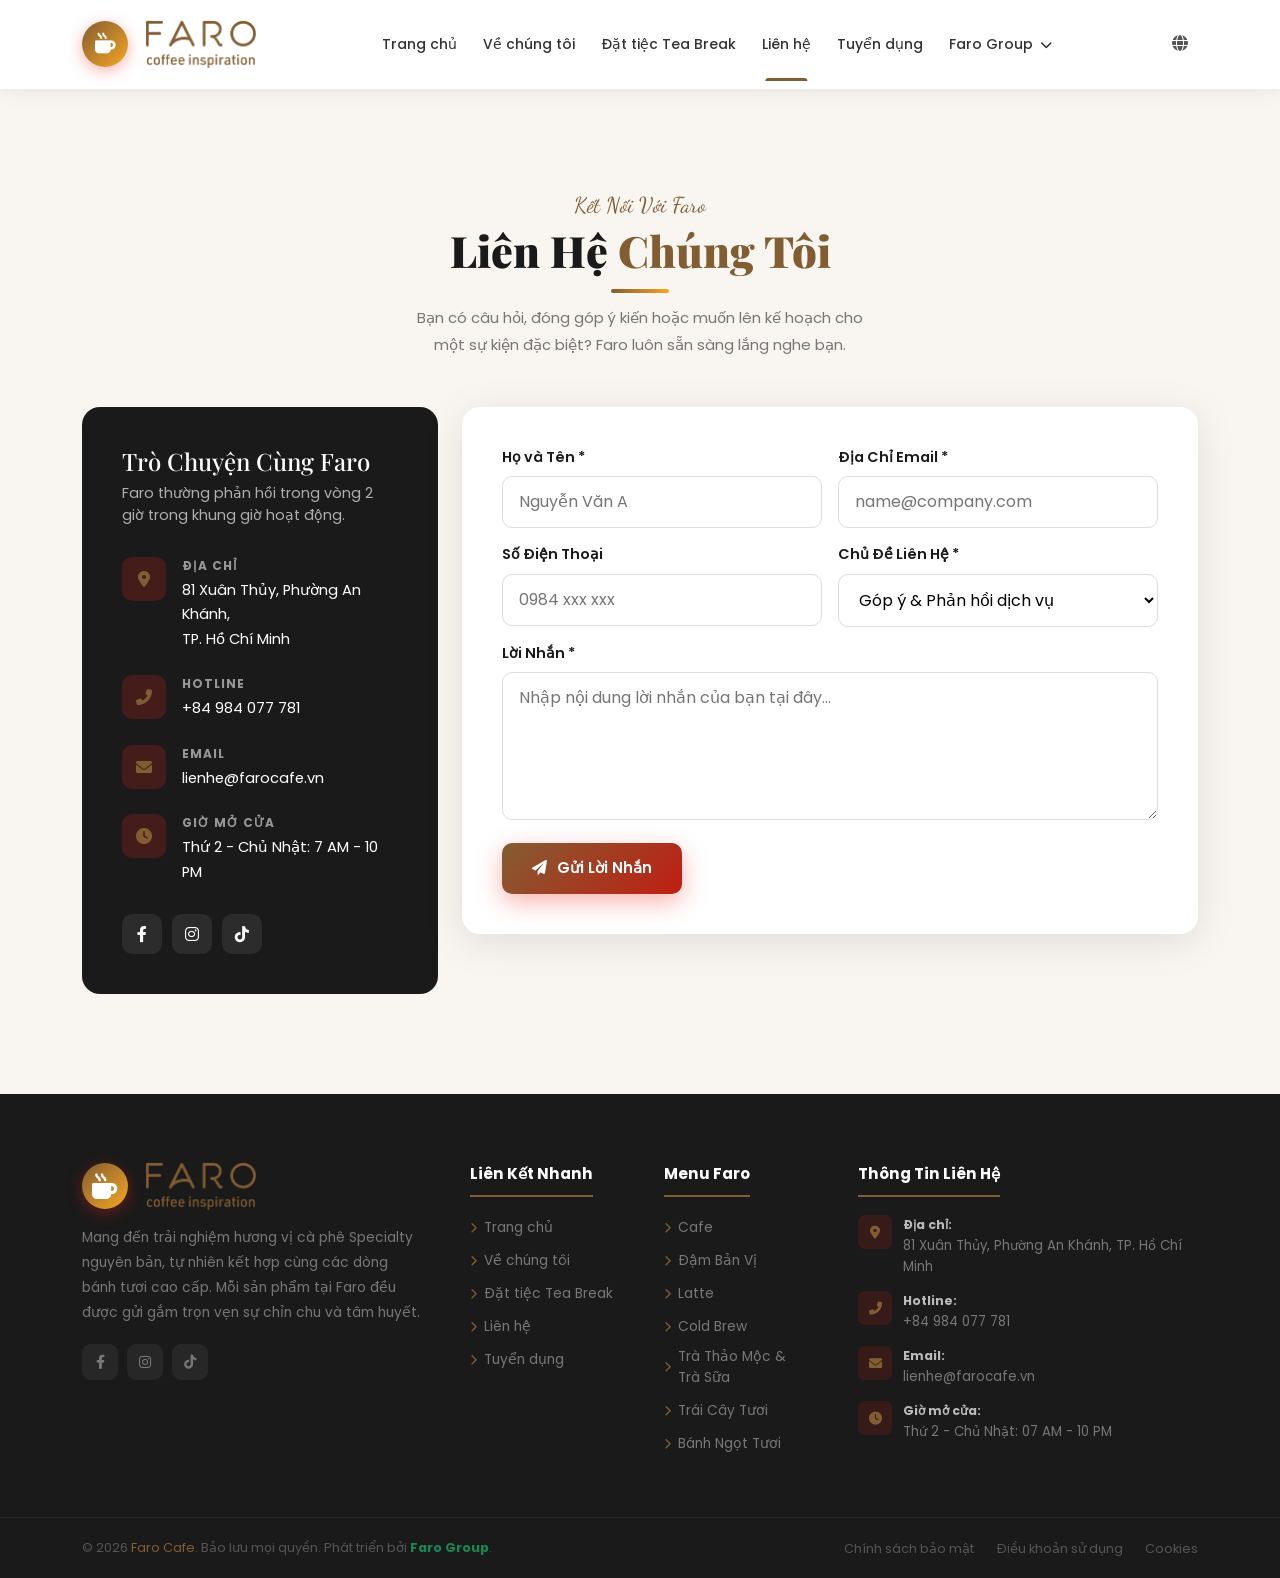
<file: contact.html>
<!DOCTYPE html>
<html lang="en">
   <head>
      <meta charset="UTF-8">
      <meta http-equiv="X-UA-Compatible" content="IE=edge">
      <meta name="viewport" content="width=device-width, initial-scale=1">
      <!-- Cập nhật thông tin tác giả và mô tả chuẩn Faro -->
      <meta name="author" content="Faro Team">
      <meta name="description" content="Faro Coffee Inspiration - Trải nghiệm hương vị cà phê Specialty nguyên bản và dịch vụ Tea Break chuyên nghiệp.">
      <title>Faro Coffee Inspiration</title>
      
      <!-- ================= FA&Iacute;CON (ICON TAB TR&Igrave;NH DUYỆT) ================= -->
      <!-- Icon tiêu chuẩn cho trình duyệt (Kích thước 32x32 hoặc 16x16) -->
      <link rel="icon" type="image/png" sizes="32x32" href="img/favicon/favicon-32x32.png">
      <link rel="icon" type="image/png" sizes="16x16" href="img/favicon/favicon-16x16.png">
      <!-- Icon hiển thị riêng khi khách hàng lưu bookmark trên màn hình iPhone/iPad (Apple Touch Icon) -->
      <link rel="apple-touch-icon" sizes="180x180" href="img/favicon/apple-touch-icon.png">
      <!-- Icon dự phòng định dạng .ico truyền thống -->
      <link rel="shortcut icon" href="img/favicon/favicon.ico" type="image/x-icon">
      <!-- ========================================================================= -->

      <link href="https://fonts.googleapis.com/css2?family=Playfair+Display:wght@400;700;900&family=Poppins:wght@300;400;500;600;700&family=Dancing+Script:wght@700&display=swap" rel="stylesheet"/>
      <!-- Bootstrap 5.3 -->
      <link href="css/bootstrap.min.css" rel="stylesheet"/>
      <!-- AOS Animate on Scroll -->
      <link href="css/aos.css" rel="stylesheet"/>
      <!-- Swiper -->
      <link href="css/swiper-bundle.min.css" rel="stylesheet"/>
      <!-- all min css -->
      <link rel="stylesheet" href="css/all.min.css"/>
      <!-- magnific CSS -->
      <link rel="stylesheet" href="css/magnific-popup.css"/>
      <!-- Style CSS -->
      <link rel="stylesheet" href="css/style.css" />

      <link rel="stylesheet" href="css/contact.css" />

   </head>
   <body>
      <!-- Link header-->
      <div id="header-placeholder"></div>


         <!-- ============================================================
         FIX 6 � CONTACT FORM
         ============================================================ -->
      <section id="contact-section">
         <div class="container">
            <!-- Đầu trang liên hệ -->
            <div class="text-center mb-5" data-aos="fade-up">
               <span class="slbl">Kết Nối Với Faro</span>
               <h2 class="stitle">Liên Hệ <span>Chúng Tôi</span></h2>
               <div class="sline"></div>
               <p class="sdesc mx-auto" style="max-width:480px;">Bạn có câu hỏi, đóng góp ý kiến hoặc muốn lên kế hoạch cho một sự kiện đặc biệt? Faro luôn sẵn sàng lắng nghe bạn.</p>
            </div>
            
            <div class="row g-4">
               <!-- Cột bên trái: Khối thông tin liên hệ trực tiếp -->
               <div class="col-lg-4" data-aos="fade-right">
                  <div class="ctdark">
                     <h4>Trò Chuyện Cùng Faro</h4>
                     <p class="ctsub">Faro thường phản hồi trong vòng 2 giờ trong khung giờ hoạt động.</p>
                     
                     <!-- 1. Địa chỉ -->
                     <div class="ctitem">
                        <div class="cticon"><i class="fas fa-map-marker-alt"></i></div>
                        <div class="ctinfo"><strong>Địa chỉ</strong><span>81 Xuân Thủy, Phường An Khánh,<br/>TP. Hồ Chí Minh</span></div>
                     </div>
                     
                     <!-- 2. Số điện thoại -->
                     <div class="ctitem">
                        <div class="cticon"><i class="fas fa-phone-alt"></i></div>
                        <div class="ctinfo"><strong>Hotline</strong><span>+84 984 077 781</span></div>
                     </div>
                     
                     <!-- 3. Email -->
                     <div class="ctitem">
                        <div class="cticon"><i class="fas fa-envelope"></i></div>
                        <div class="ctinfo"><strong>Email</strong><span>lienhe@farocafe.vn</span></div>
                     </div>
                     
                     <!-- 4. Giờ hoạt động -->
                     <div class="ctitem">
                        <div class="cticon"><i class="fas fa-clock"></i></div>
                        <div class="ctinfo"><strong>Giờ mở cửa</strong><span>Thứ 2 - Chủ Nhật: 7 AM - 10 PM</span></div>
                     </div>
                     
                     <!-- Mạng xã hội -->
                     <div class="ctsocrow">
                        <a href="#"><i class="fab fa-facebook-f"></i></a>
                        <a href="#"><i class="fab fa-instagram"></i></a>
                        <a href="#"><i class="fab fa-tiktok"></i></a> <!-- Thay đổi Twitter sang TikTok cho hợp xu hướng local -->
                     </div>
                  </div>
               </div>
               
               <!-- Cột bên phải: Form gửi lời nhắn -->
               <div class="col-lg-8" data-aos="fade-left">
                  <div class="fcard">
                     <div class="row g-3">
                        <div class="col-sm-6"><label class="flbl">Họ và Tên *</label><input type="text" class="fctrl" placeholder="Nguyễn Văn A"/></div>
                        <div class="col-sm-6"><label class="flbl">Địa Chỉ Email *</label><input type="email" class="fctrl" placeholder="name@company.com"/></div>
                        <div class="col-sm-6"><label class="flbl">Số Điện Thoại</label><input type="tel" class="fctrl" placeholder="0984 xxx xxx"/></div>
                        
                        <!-- Dropdown Chủ đề liên hệ được thiết kế lại cho Faro Cafe -->
                        <div class="col-sm-6">
                           <label class="flbl">Chủ Đề Liên Hệ *</label>
                           <select class="fctrl">
                              <option>Góp ý &amp; Phản hồi dịch vụ</option>
                              <option>Đặt tiệc Tea Break &amp; Sự kiện</option>
                              <option>Hợp tác kinh doanh (Partnership)</option>
                              <option>Liên hệ truyền thông (Media &amp; Press)</option>
                              <option>Câu hỏi khác</option>
                           </select>
                        </div>
                        
                        <div class="col-12"><label class="flbl">Lời Nhắn *</label><textarea class="fctrl" rows="5" placeholder="Nhập nội dung lời nhắn của bạn tại đây..."></textarea></div>
                        <div class="col-12"><button class="btn-red" id="ctcBtn"><i class="fas fa-paper-plane"></i>Gửi Lời Nhắn</button></div>
                     </div>
                     
                     <!-- Khối thông báo thành công dạng tiếng Việt -->
                     <div class="sucmsg" id="ctcOk">
                        <i class="fas fa-check-circle"></i>
                        <p>Lời nhắn đã được gửi đi thành công! Faro sẽ phản hồi lại bạn trong vòng 2 giờ.</p>
                     </div>
                  </div>
               </div>
               
            </div>
         </div>
      </section>


      <!-- Link footer -->
      <div id="footer-placeholder"></div>


      <!-- Floating cart -->
      <!-- <div class="cartfl"><i class="fas fa-shopping-cart"></i><span>My Cart</span><div class="ccount" id="cartCount">0</div></div> -->
      <!-- Back to top -->
      <button id="btt" onclick="window.scrollTo({top:0,behavior:'smooth'})"><i class="fas fa-chevron-up"></i></button>
    
	<!-- jQuery -->
      <script src="js/jquery-3.7.1.min.js"></script>
      <!-- Bootstrap 5 -->
      <script src="js/bootstrap.bundle.min.js"></script>
      <!-- AOS -->
      <script src="js/aos.js"></script>
      <!-- Swiper -->
      <script src="js/swiper-bundle.min.js"></script>
      <!-- CounterUp -->
      <script src="js/jquery.magnific-popup.min.js"></script>
      <!-- Nhúng file xử lý tự động load ở cuối trang -->
      <script src="js/layout-loader.js"></script>
      <!-- Main js -->
      <script src="js/main.js"></script>
   </body>
</html>
</file>
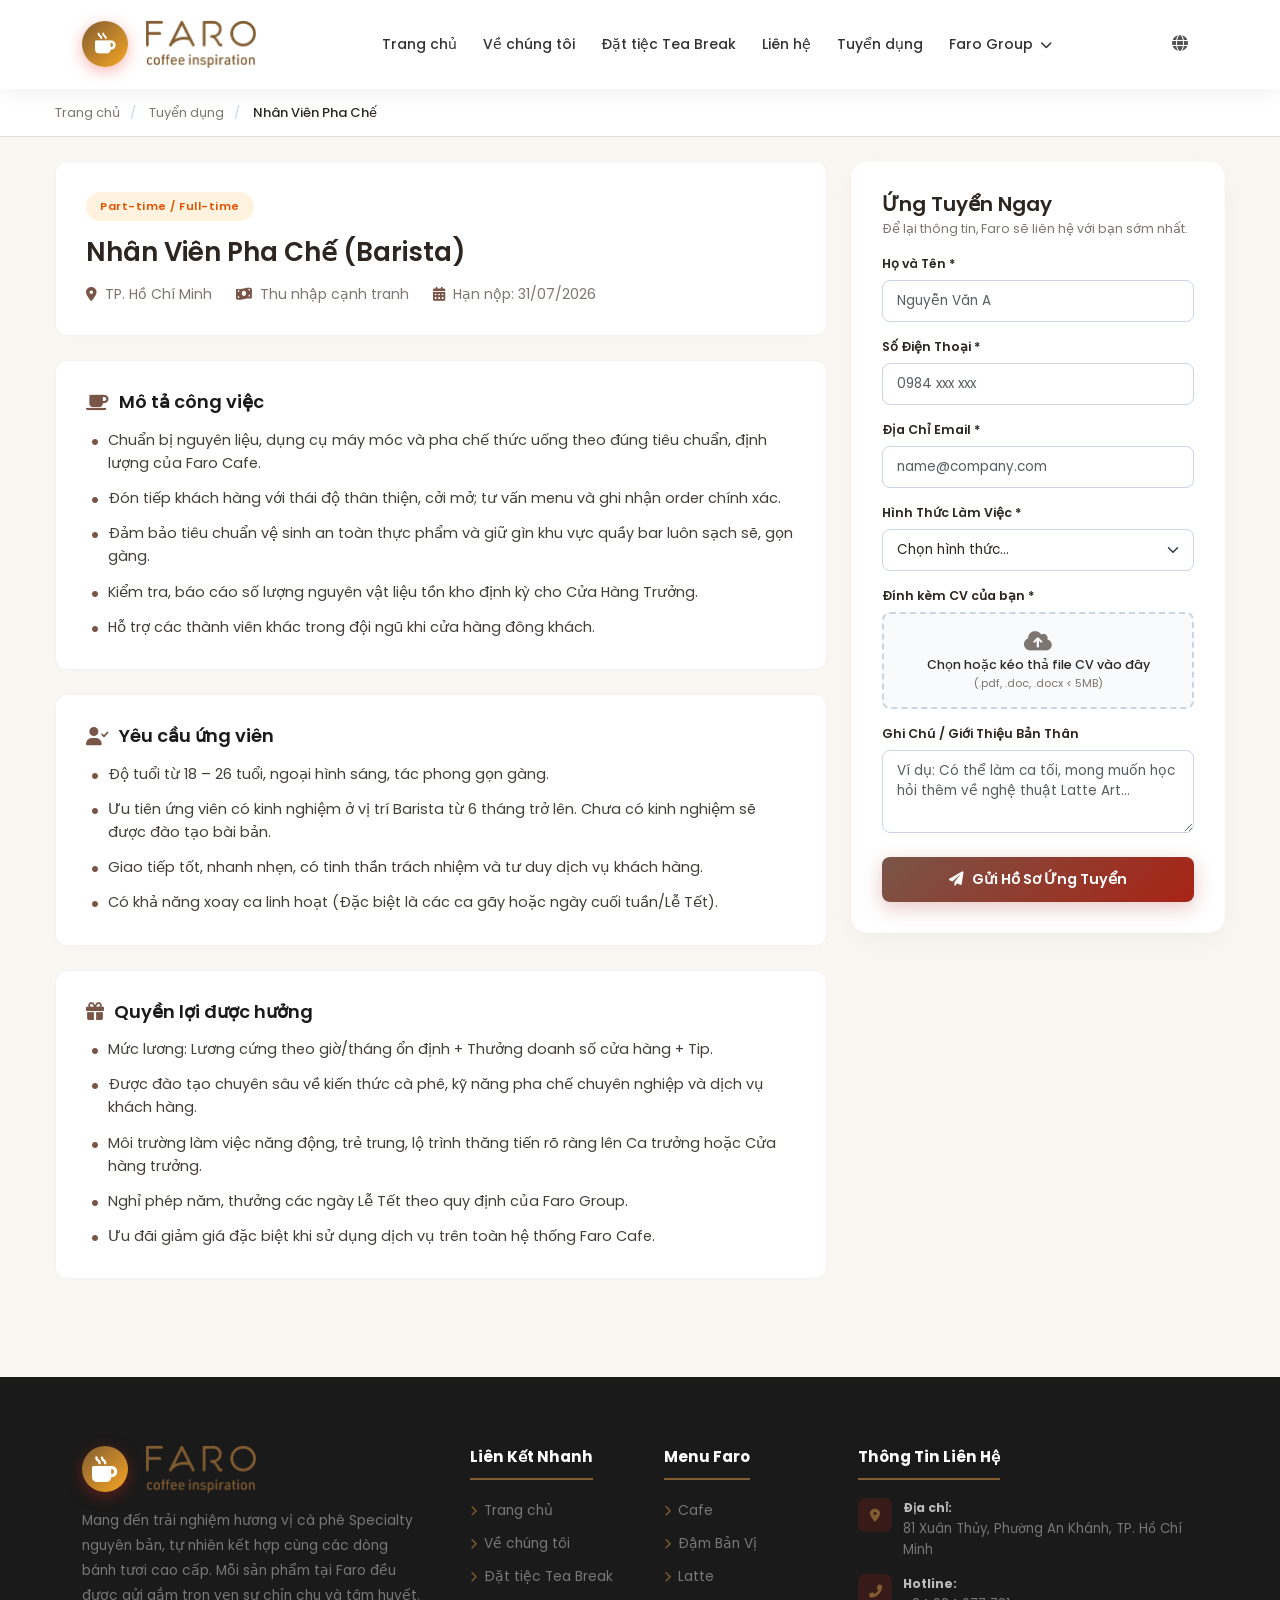
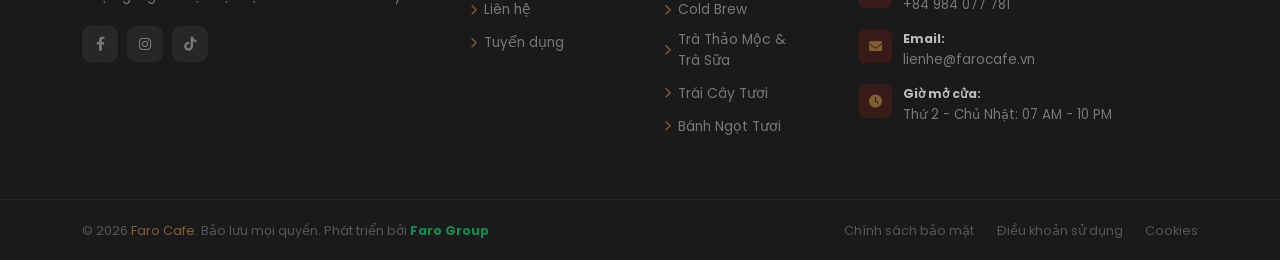
<file: job-detail.html>
<!DOCTYPE html>
<html lang="en">
   <head>
      <meta charset="UTF-8">
      <meta http-equiv="X-UA-Compatible" content="IE=edge">
      <meta name="viewport" content="width=device-width, initial-scale=1">
      <meta name="author" content="Faro Team">
      <meta name="description" content="Faro Coffee Inspiration - Trải nghiệm hương vị cà phê Specialty nguyên bản và dịch vụ Tea Break chuyên nghiệp.">
      <title>Nhân Viên Pha Chế (Barista) - Faro Coffee Inspiration</title>
      
      <link rel="icon" type="image/png" sizes="32x32" href="img/favicon/favicon-32x32.png">
      <link rel="icon" type="image/png" sizes="16x16" href="img/favicon/favicon-16x16.png">
      <link rel="apple-touch-icon" sizes="180x180" href="img/favicon/apple-touch-icon.png">
      <link rel="shortcut icon" href="img/favicon/favicon.ico" type="image/x-icon">
      <link href="https://fonts.googleapis.com/css2?family=Playfair+Display:wght@400;700;900&family=Poppins:wght@300;400;500;600;700&family=Dancing+Script:wght@700&display=swap" rel="stylesheet"/>
      <link href="css/bootstrap.min.css" rel="stylesheet"/>
      <link href="css/aos.css" rel="stylesheet"/>
      <link href="css/swiper-bundle.min.css" rel="stylesheet"/>
      <link rel="stylesheet" href="css/all.min.css"/>
      <link rel="stylesheet" href="css/magnific-popup.css"/>
      <link rel="stylesheet" href="css/style.css" />
      <link rel="stylesheet" href="css/job-detail.css" />
   </head>
   <body>
    <div id="header-placeholder"></div>

    <div class="job-detail-wrapper">
        <div class="breadcrumb-container">
            <div class="container-custom">
                <ul class="job-breadcrumb">
                    <li><a href="index.html">Trang chủ</a></li>
                    <li><a href="jobs.html">Tuyển dụng</a></li>
                    <li><span class="active">Nhân Viên Pha Chế</span></li>
                </ul>
            </div>
        </div>

        <div class="container-custom py-4">
            <div class="row g-4">
                
                <div class="col-lg-8 col-md-12">
                    
                    <div class="job-card-box mb-4">
                        <span class="job-badge-status mb-3 d-inline-block">Part-time / Full-time</span>
                        <h1 class="job-main-title mb-3">Nhân Viên Pha Chế (Barista)</h1>
                        <div class="job-meta-list d-flex flex-wrap gap-4">
                            <span class="meta-item"><i class="fas fa-map-marker-alt"></i> TP. Hồ Chí Minh</span>
                            <span class="meta-item"><i class="fas fa-money-bill-wave"></i> Thu nhập cạnh tranh</span>
                            <span class="meta-item"><i class="fas fa-calendar-alt"></i> Hạn nộp: 31/07/2026</span>
                        </div>
                    </div>

                    <div class="job-card-box mb-4">
                        <h3 class="section-block-title mb-3"><i class="fas fa-coffee"></i> Mô tả công việc</h3>
                        <ul class="job-content-list">
                            <li>Chuẩn bị nguyên liệu, dụng cụ máy móc và pha chế thức uống theo đúng tiêu chuẩn, định lượng của Faro Cafe.</li>
                            <li>Đón tiếp khách hàng với thái độ thân thiện, cởi mở; tư vấn menu và ghi nhận order chính xác.</li>
                            <li>Đảm bảo tiêu chuẩn vệ sinh an toàn thực phẩm và giữ gìn khu vực quầy bar luôn sạch sẽ, gọn gàng.</li>
                            <li>Kiểm tra, báo cáo số lượng nguyên vật liệu tồn kho định kỳ cho Cửa Hàng Trưởng.</li>
                            <li>Hỗ trợ các thành viên khác trong đội ngũ khi cửa hàng đông khách.</li>
                        </ul>
                    </div>

                    <div class="job-card-box mb-4">
                        <h3 class="section-block-title mb-3"><i class="fas fa-user-check"></i> Yêu cầu ứng viên</h3>
                        <ul class="job-content-list">
                            <li>Độ tuổi từ 18 – 26 tuổi, ngoại hình sáng, tác phong gọn gàng.</li>
                            <li>Ưu tiên ứng viên có kinh nghiệm ở vị trí Barista từ 6 tháng trở lên. Chưa có kinh nghiệm sẽ được đào tạo bài bản.</li>
                            <li>Giao tiếp tốt, nhanh nhẹn, có tinh thần trách nhiệm và tư duy dịch vụ khách hàng.</li>
                            <li>Có khả năng xoay ca linh hoạt (Đặc biệt là các ca gãy hoặc ngày cuối tuần/Lễ Tết).</li>
                        </ul>
                    </div>

                    <div class="job-card-box mb-4">
                        <h3 class="section-block-title mb-3"><i class="fas fa-gift"></i> Quyền lợi được hưởng</h3>
                        <ul class="job-content-list">
                            <li>Mức lương: Lương cứng theo giờ/tháng ổn định + Thưởng doanh số cửa hàng + Tip.</li>
                            <li>Được đào tạo chuyên sâu về kiến thức cà phê, kỹ năng pha chế chuyên nghiệp và dịch vụ khách hàng.</li>
                            <li>Môi trường làm việc năng động, trẻ trung, lộ trình thăng tiến rõ ràng lên Ca trưởng hoặc Cửa hàng trưởng.</li>
                            <li>Nghỉ phép năm, thưởng các ngày Lễ Tết theo quy định của Faro Group.</li>
                            <li>Ưu đãi giảm giá đặc biệt khi sử dụng dịch vụ trên toàn hệ thống Faro Cafe.</li>
                        </ul>
                    </div>

                </div>

                <div class="col-lg-4 col-md-12">
                    <div class="job-sticky-sidebar">
                        <div class="application-form-box">
                            <h3 class="form-box-title">Ứng Tuyển Ngay</h3>
                            <p class="form-box-subtitle">Để lại thông tin, Faro sẽ liên hệ với bạn sớm nhất.</p>
                            
                            <form action="#" method="POST" enctype="multipart/form-data">
                                <div class="mb-3">
                                    <label class="form-custom-label">Họ và Tên *</label>
                                    <input type="text" class="form-control custom-input" placeholder="Nguyễn Văn A" required>
                                </div>

                                <div class="mb-3">
                                    <label class="form-custom-label">Số Điện Thoại *</label>
                                    <input type="tel" class="form-control custom-input" placeholder="0984 xxx xxx" required>
                                </div>

                                <div class="mb-3">
                                    <label class="form-custom-label">Địa Chỉ Email *</label>
                                    <input type="email" class="form-control custom-input" placeholder="name@company.com" required>
                                </div>

                                <div class="mb-3">
                                    <label class="form-custom-label">Hình Thức Làm Việc *</label>
                                    <select class="form-select custom-input" required>
                                        <option value="" disabled selected>Chọn hình thức...</option>
                                        <option value="fulltime">Full-time (Toàn thời gian)</option>
                                        <option value="parttime">Part-time (Bán thời gian)</option>
                                    </select>
                                </div>

                                <div class="mb-3">
                                    <label class="form-custom-label">Đính kèm CV của bạn *</label>
                                    <div class="custom-file-upload">
                                        <i class="fas fa-cloud-upload-alt mb-1"></i>
                                        <span class="upload-text">Chọn hoặc kéo thả file CV vào đây</span>
                                        <span class="upload-hint">(.pdf, .doc, .docx < 5MB)</span>
                                        <input type="file" class="hidden-file-input" accept=".pdf,.doc,.docx" required>
                                    </div>
                                </div>

                                <div class="mb-4">
                                    <label class="form-custom-label">Ghi Chú / Giới Thiệu Bản Thân</label>
                                    <textarea class="form-control custom-input" rows="3" placeholder="Ví dụ: Có thể làm ca tối, mong muốn học hỏi thêm về nghệ thuật Latte Art..."></textarea>
                                </div>

                                <button type="submit" class="btn-submit-faro w-100">
                                    <i class="fas fa-paper-plane me-2"></i> Gửi Hồ Sơ Ứng Tuyển
                                </button>
                            </form>
                        </div>
                    </div>
                </div>

            </div>
        </div>
    </div>
    <div id="footer-placeholder"></div>

    <button id="btt" onclick="window.scrollTo({top:0,behavior:'smooth'})"><i class="fas fa-chevron-up"></i></button>
    
    <script src="js/jquery-3.7.1.min.js"></script>
    <script src="js/bootstrap.bundle.min.js"></script>
    <script src="js/aos.js"></script>
    <script src="js/swiper-bundle.min.js"></script>
    <script src="js/jquery.magnific-popup.min.js"></script>
    <script src="js/layout-loader.js"></script>
    <script src="js/main.js"></script>
   </body>
</html>
</file>
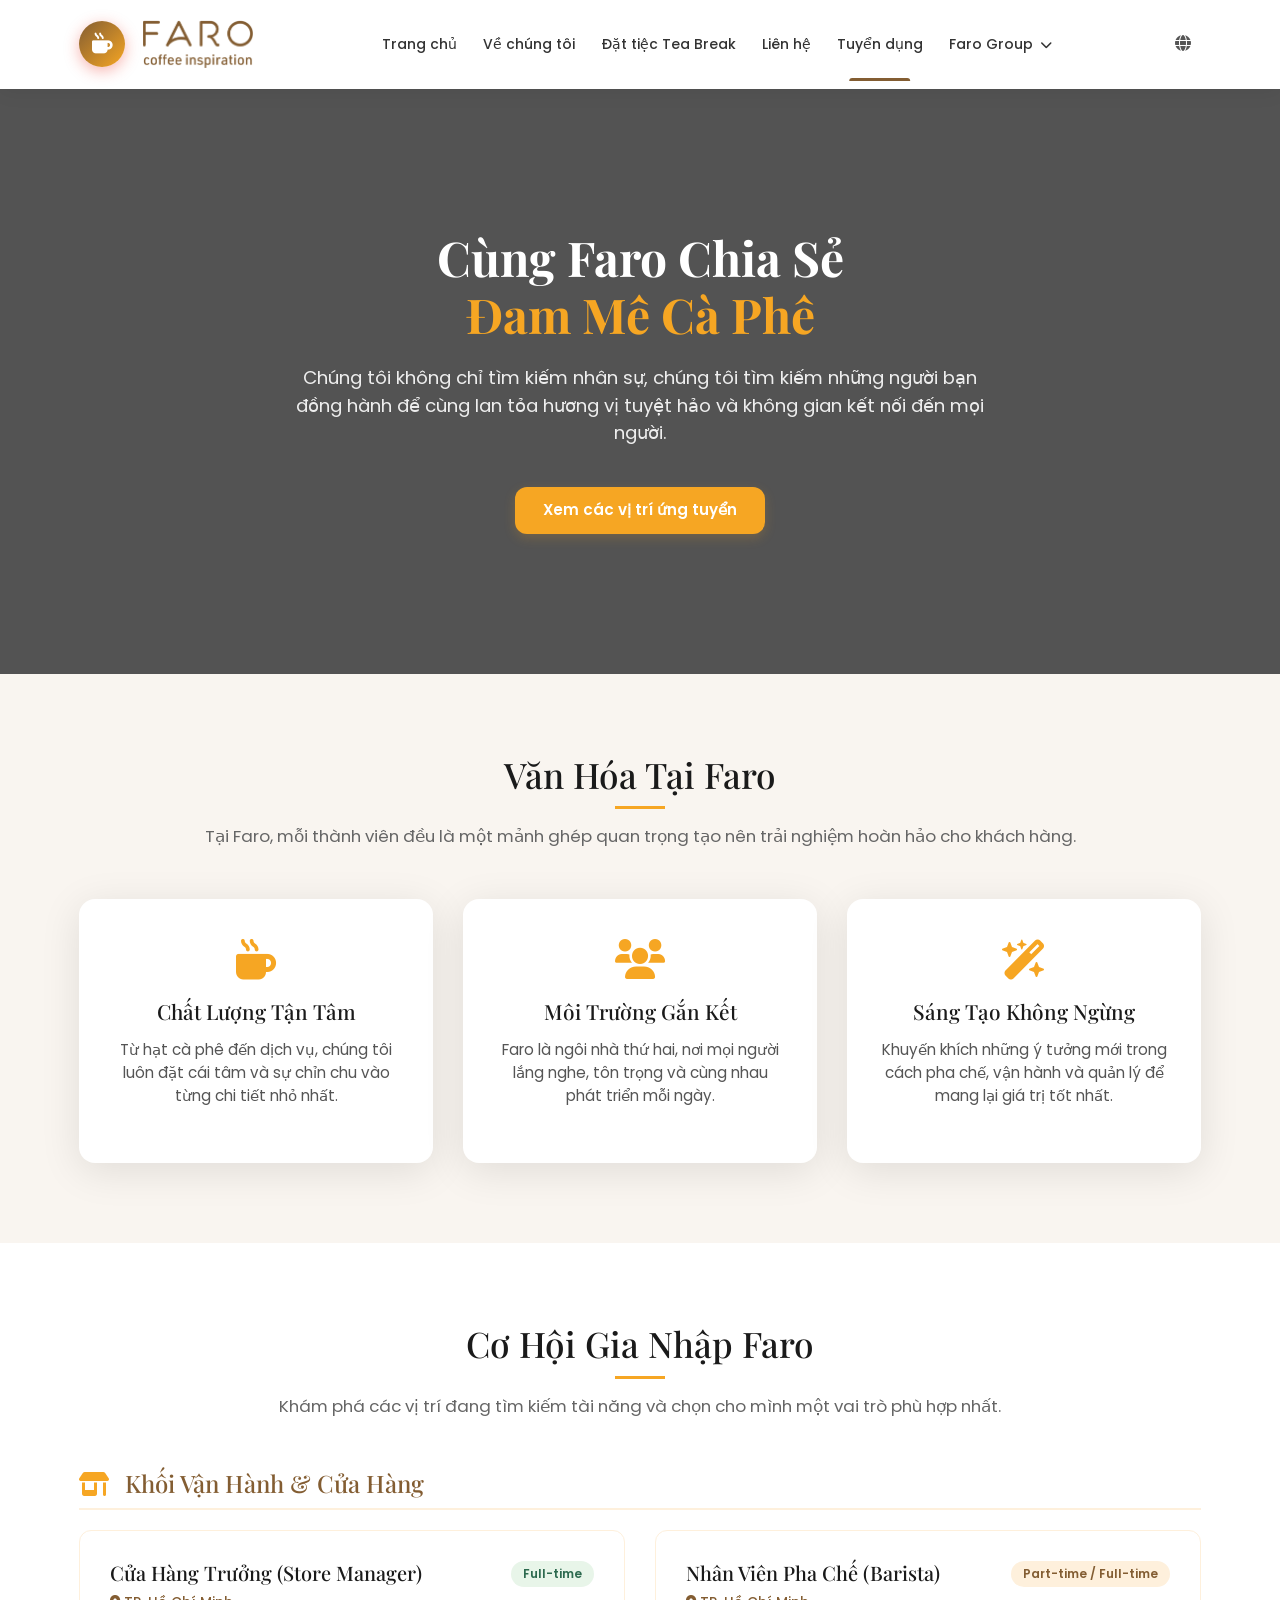
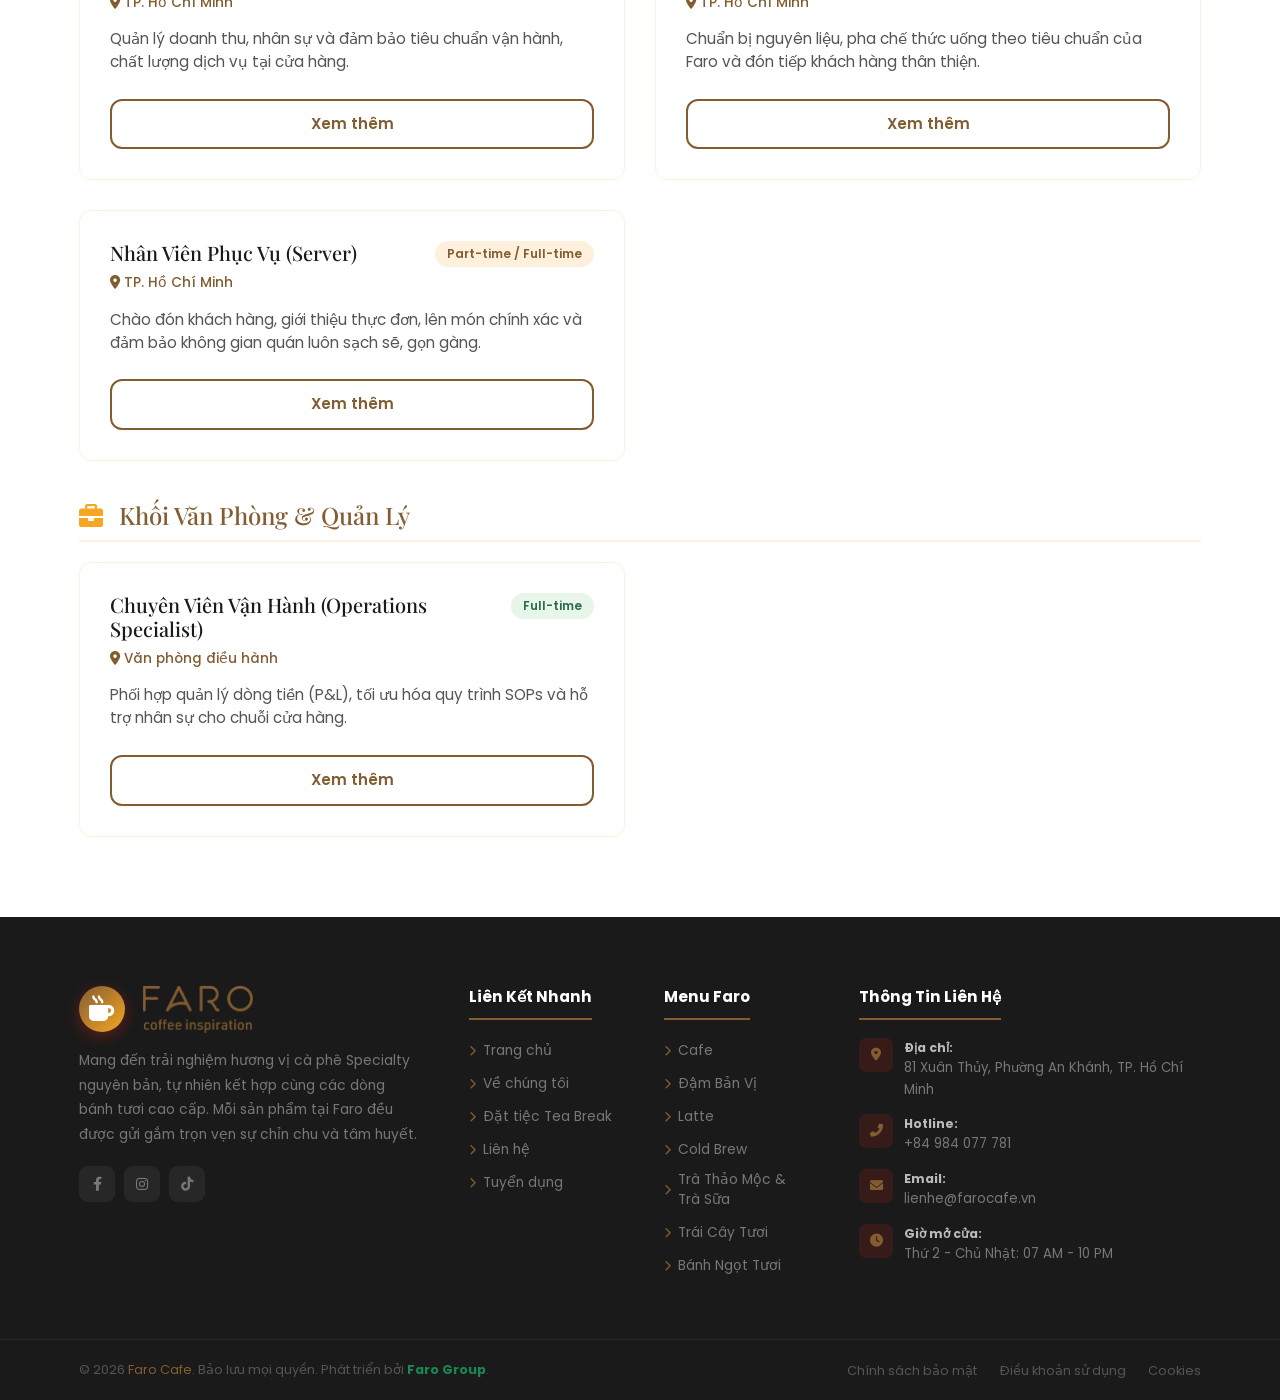
<file: jobs.html>
<!DOCTYPE html>
<html lang="en">
   <head>
      <meta charset="UTF-8">
      <meta http-equiv="X-UA-Compatible" content="IE=edge">
      <meta name="viewport" content="width=device-width, initial-scale=1">
      <!-- Cập nhật thông tin tác giả và mô tả chuẩn Faro -->
      <meta name="author" content="Faro Team">
      <meta name="description" content="Faro Coffee Inspiration - Trải nghiệm hương vị cà phê Specialty nguyên bản và dịch vụ Tea Break chuyên nghiệp.">
      <title>Faro Coffee Inspiration</title>
      
      <!-- ================= FA&Iacute;CON (ICON TAB TR&Igrave;NH DUYỆT) ================= -->
      <!-- Icon tiêu chuẩn cho trình duyệt (Kích thước 32x32 hoặc 16x16) -->
      <link rel="icon" type="image/png" sizes="32x32" href="img/favicon/favicon-32x32.png">
      <link rel="icon" type="image/png" sizes="16x16" href="img/favicon/favicon-16x16.png">
      <!-- Icon hiển thị riêng khi khách hàng lưu bookmark trên màn hình iPhone/iPad (Apple Touch Icon) -->
      <link rel="apple-touch-icon" sizes="180x180" href="img/favicon/apple-touch-icon.png">
      <!-- Icon dự phòng định dạng .ico truyền thống -->
      <link rel="shortcut icon" href="img/favicon/favicon.ico" type="image/x-icon">
      <!-- ========================================================================= -->

      <link href="https://fonts.googleapis.com/css2?family=Playfair+Display:wght@400;700;900&family=Poppins:wght@300;400;500;600;700&family=Dancing+Script:wght@700&display=swap" rel="stylesheet"/>
      <!-- Bootstrap 5.3 -->
      <link href="css/bootstrap.min.css" rel="stylesheet"/>
      <!-- AOS Animate on Scroll -->
      <link href="css/aos.css" rel="stylesheet"/>
      <!-- Swiper -->
      <link href="css/swiper-bundle.min.css" rel="stylesheet"/>
      <!-- all min css -->
      <link rel="stylesheet" href="css/all.min.css"/>
      <!-- magnific CSS -->
      <link rel="stylesheet" href="css/magnific-popup.css"/>
      <!-- Style CSS -->
      <link rel="stylesheet" href="css/style.css" />

      <link rel="stylesheet" href="css/jobs.css" />

   </head>
   <body>
    <!-- Link header-->
    <div id="header-placeholder"></div>

    <!-- Hero Section -->
        <section class="hero">
            <!-- Khối slideshow ảnh nền lấy từ thư mục img -->
            <div class="hero-slideshow">
                <div class="slide" style="background-image: url('img/about-faro1.jpg');"></div>
                <div class="slide" style="background-image: url('img/about-faro3.jpg');"></div>
                <div class="slide" style="background-image: url('img/about-faro4.jpg');"></div>
            </div>

            <!-- Lớp phủ tối đè lên ảnh để làm nổi bật chữ -->
            <div class="hero-overlay"></div>

            <!-- Nội dung chính -->
            <div class="container hero-content">
                <h1>Cùng Faro Chia Sẻ <br><span>Đam Mê Cà Phê</span></h1>
                <p>Chúng tôi không chỉ tìm kiếm nhân sự, chúng tôi tìm kiếm những người bạn đồng hành để cùng lan tỏa hương vị tuyệt hảo và không gian kết nối đến mọi người.</p>
                <a href="#jobs" class="btn btn-primary">Xem các vị trí ứng tuyển</a>
            </div>
        </section>

    <!-- Culture / Values Section -->
    <section class="values">
        <div class="container">
            <div class="section-header">
                <h2>Văn Hóa Tại Faro</h2>
                <p>Tại Faro, mỗi thành viên đều là một mảnh ghép quan trọng tạo nên trải nghiệm hoàn hảo cho khách hàng.</p>
            </div>
            <div class="values-grid">
                <div class="value-card">
                    <i class="fa-solid fa-mug-hot"></i>
                    <h3>Chất Lượng Tận Tâm</h3>
                    <p>Từ hạt cà phê đến dịch vụ, chúng tôi luôn đặt cái tâm và sự chỉn chu vào từng chi tiết nhỏ nhất.</p>
                </div>
                <div class="value-card">
                    <i class="fa-solid fa-users"></i>
                    <h3>Môi Trường Gắn Kết</h3>
                    <p>Faro là ngôi nhà thứ hai, nơi mọi người lắng nghe, tôn trọng và cùng nhau phát triển mỗi ngày.</p>
                </div>
                <div class="value-card">
                    <i class="fa-solid fa-wand-magic-sparkles"></i>
                    <h3>Sáng Tạo Không Ngừng</h3>
                    <p>Khuyến khích những ý tưởng mới trong cách pha chế, vận hành và quản lý để mang lại giá trị tốt nhất.</p>
                </div>
            </div>
        </div>
    </section>

    <!-- Job Positions Section -->
    <section id="jobs" class="jobs">
        <div class="container">
            <div class="section-header">
                <h2>Cơ Hội Gia Nhập Faro</h2>
                <p>Khám phá các vị trí đang tìm kiếm tài năng và chọn cho mình một vai trò phù hợp nhất.</p>
            </div>

            <!-- Khối Vận Hành -->
            <h3 class="category-title"><i class="fa-solid fa-shop"></i> Khối Vận Hành & Cửa Hàng</h3>
            <div class="jobs-grid">
                <div class="job-card">
                    <span class="job-badge badge-fulltime">Full-time</span>
                    <h4>Cửa Hàng Trưởng (Store Manager)</h4>
                    <p class="job-location"><i class="fa-solid fa-location-dot"></i> TP. Hồ Chí Minh</p>
                    <p class="job-desc">Quản lý doanh thu, nhân sự và đảm bảo tiêu chuẩn vận hành, chất lượng dịch vụ tại cửa hàng.</p>
                    <a href="job-detail.html" class="btn btn-secondary">Xem thêm</a>
                </div>
                <div class="job-card">
                    <span class="job-badge badge-parttime">Part-time / Full-time</span>
                    <h4>Nhân Viên Pha Chế (Barista)</h4>
                    <p class="job-location"><i class="fa-solid fa-location-dot"></i> TP. Hồ Chí Minh</p>
                    <p class="job-desc">Chuẩn bị nguyên liệu, pha chế thức uống theo tiêu chuẩn của Faro và đón tiếp khách hàng thân thiện.</p>
                    <a href="job-detail.html" class="btn btn-secondary">Xem thêm</a>
                </div>
                <div class="job-card">
                    <span class="job-badge badge-parttime">Part-time / Full-time</span>
                    <h4>Nhân Viên Phục Vụ (Server)</h4>
                    <p class="job-location"><i class="fa-solid fa-location-dot"></i> TP. Hồ Chí Minh</p>
                    <p class="job-desc">Chào đón khách hàng, giới thiệu thực đơn, lên món chính xác và đảm bảo không gian quán luôn sạch sẽ, gọn gàng.</p>
                    <a href="job-detail.html" class="btn btn-secondary">Xem thêm</a>
                </div>
            </div>

            <!-- Khối Văn Phòng -->
            <h3 class="category-title"><i class="fa-solid fa-briefcase"></i> Khối Văn Phòng & Quản Lý</h3>
            <div class="jobs-grid">
                <div class="job-card">
                    <span class="job-badge badge-fulltime">Full-time</span>
                    <h4>Chuyên Viên Vận Hành (Operations Specialist)</h4>
                    <p class="job-location"><i class="fa-solid fa-location-dot"></i> Văn phòng điều hành</p>
                    <p class="job-desc">Phối hợp quản lý dòng tiền (P&L), tối ưu hóa quy trình SOPs và hỗ trợ nhân sự cho chuỗi cửa hàng.</p>
                    <a href="job-detail.html" class="btn btn-secondary">Xem thêm</a>
                </div>
            </div>
        </div>
    </section>

      <!-- Link footer -->
      <div id="footer-placeholder"></div>


      <!-- Floating cart -->
      <!-- <div class="cartfl"><i class="fas fa-shopping-cart"></i><span>My Cart</span><div class="ccount" id="cartCount">0</div></div> -->
      <!-- Back to top -->
      <button id="btt" onclick="window.scrollTo({top:0,behavior:'smooth'})"><i class="fas fa-chevron-up"></i></button>
    
	<!-- jQuery -->
      <script src="js/jquery-3.7.1.min.js"></script>
      <!-- Bootstrap 5 -->
      <script src="js/bootstrap.bundle.min.js"></script>
      <!-- AOS -->
      <script src="js/aos.js"></script>
      <!-- Swiper -->
      <script src="js/swiper-bundle.min.js"></script>
      <!-- CounterUp -->
      <script src="js/jquery.magnific-popup.min.js"></script>
      <!-- Nhúng file xử lý tự động load ở cuối trang -->
      <script src="js/layout-loader.js"></script>
      <!-- Main js -->
      <script src="js/main.js"></script>
   </body>
</html>
</file>
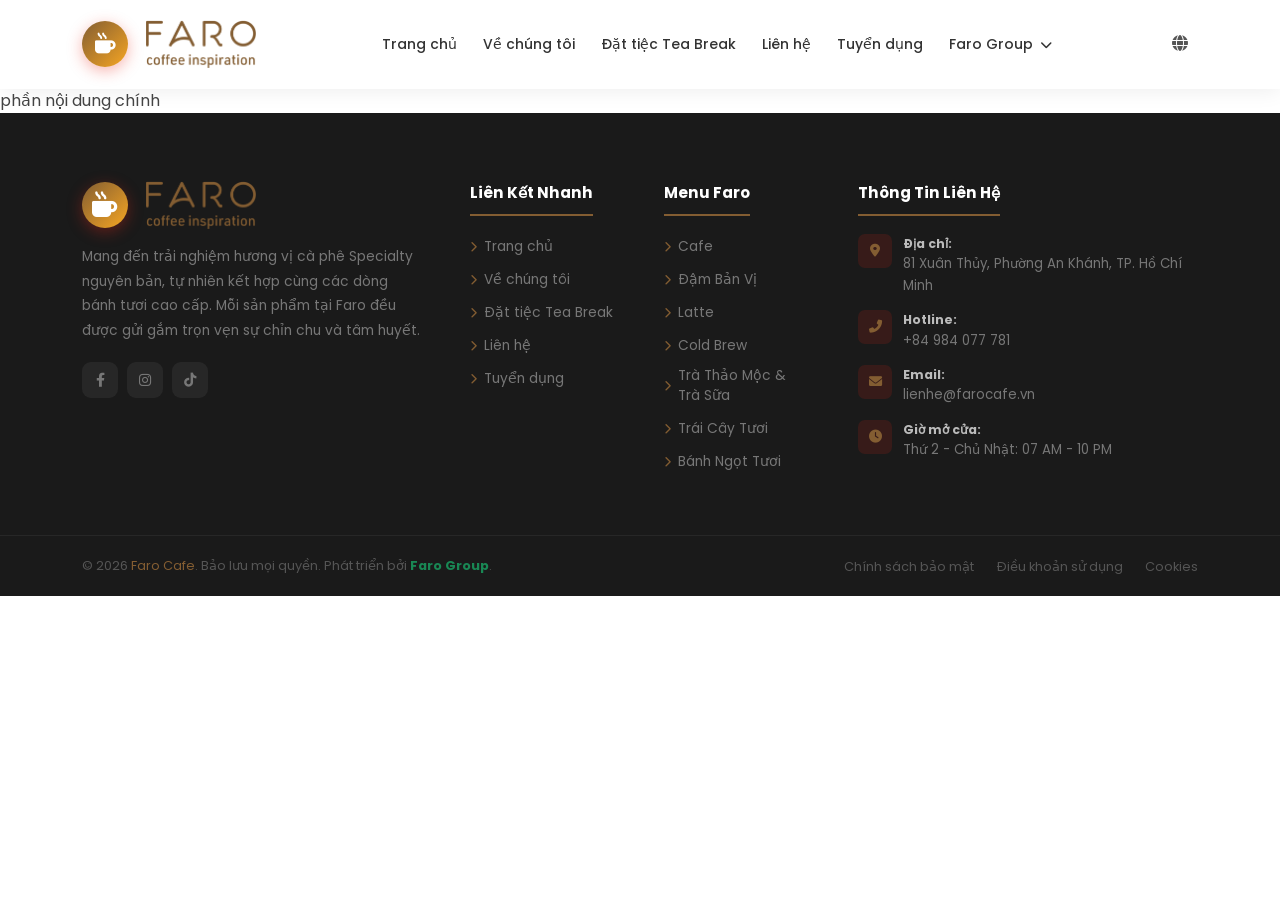
<file: pagemau.html>
<!DOCTYPE html>
<html lang="en">
   <head>
      <meta charset="UTF-8">
      <meta http-equiv="X-UA-Compatible" content="IE=edge">
      <meta name="viewport" content="width=device-width, initial-scale=1">
      <!-- Cập nhật thông tin tác giả và mô tả chuẩn Faro -->
      <meta name="author" content="Faro Team">
      <meta name="description" content="Faro Coffee Inspiration - Trải nghiệm hương vị cà phê Specialty nguyên bản và dịch vụ Tea Break chuyên nghiệp.">
      <title>Faro Coffee Inspiration</title>
      
      <!-- ================= FA&Iacute;CON (ICON TAB TR&Igrave;NH DUYỆT) ================= -->
      <!-- Icon tiêu chuẩn cho trình duyệt (Kích thước 32x32 hoặc 16x16) -->
      <link rel="icon" type="image/png" sizes="32x32" href="img/favicon/favicon-32x32.png">
      <link rel="icon" type="image/png" sizes="16x16" href="img/favicon/favicon-16x16.png">
      <!-- Icon hiển thị riêng khi khách hàng lưu bookmark trên màn hình iPhone/iPad (Apple Touch Icon) -->
      <link rel="apple-touch-icon" sizes="180x180" href="img/favicon/apple-touch-icon.png">
      <!-- Icon dự phòng định dạng .ico truyền thống -->
      <link rel="shortcut icon" href="img/favicon/favicon.ico" type="image/x-icon">
      <!-- ========================================================================= -->

      <link href="https://fonts.googleapis.com/css2?family=Playfair+Display:wght@400;700;900&family=Poppins:wght@300;400;500;600;700&family=Dancing+Script:wght@700&display=swap" rel="stylesheet"/>
      <!-- Bootstrap 5.3 -->
      <link href="css/bootstrap.min.css" rel="stylesheet"/>
      <!-- AOS Animate on Scroll -->
      <link href="css/aos.css" rel="stylesheet"/>
      <!-- Swiper -->
      <link href="css/swiper-bundle.min.css" rel="stylesheet"/>
      <!-- all min css -->
      <link rel="stylesheet" href="css/all.min.css"/>
      <!-- magnific CSS -->
      <link rel="stylesheet" href="css/magnific-popup.css"/>
      <!-- Style CSS -->
      <link rel="stylesheet" href="css/style.css" />

      <link rel="stylesheet" href="css/contact.css" />

   </head>
   <body>
    <!-- Link header-->
    <div id="header-placeholder"></div>

    <div>phần nội dung chính</div>
      <!-- Link footer -->
      <div id="footer-placeholder"></div>


      <!-- Floating cart -->
      <!-- <div class="cartfl"><i class="fas fa-shopping-cart"></i><span>My Cart</span><div class="ccount" id="cartCount">0</div></div> -->
      <!-- Back to top -->
      <button id="btt" onclick="window.scrollTo({top:0,behavior:'smooth'})"><i class="fas fa-chevron-up"></i></button>
    
	<!-- jQuery -->
      <script src="js/jquery-3.7.1.min.js"></script>
      <!-- Bootstrap 5 -->
      <script src="js/bootstrap.bundle.min.js"></script>
      <!-- AOS -->
      <script src="js/aos.js"></script>
      <!-- Swiper -->
      <script src="js/swiper-bundle.min.js"></script>
      <!-- CounterUp -->
      <script src="js/jquery.magnific-popup.min.js"></script>
      <!-- Nhúng file xử lý tự động load ở cuối trang -->
      <script src="js/layout-loader.js"></script>
      <!-- Main js -->
      <script src="js/main.js"></script>
   </body>
</html>
</file>
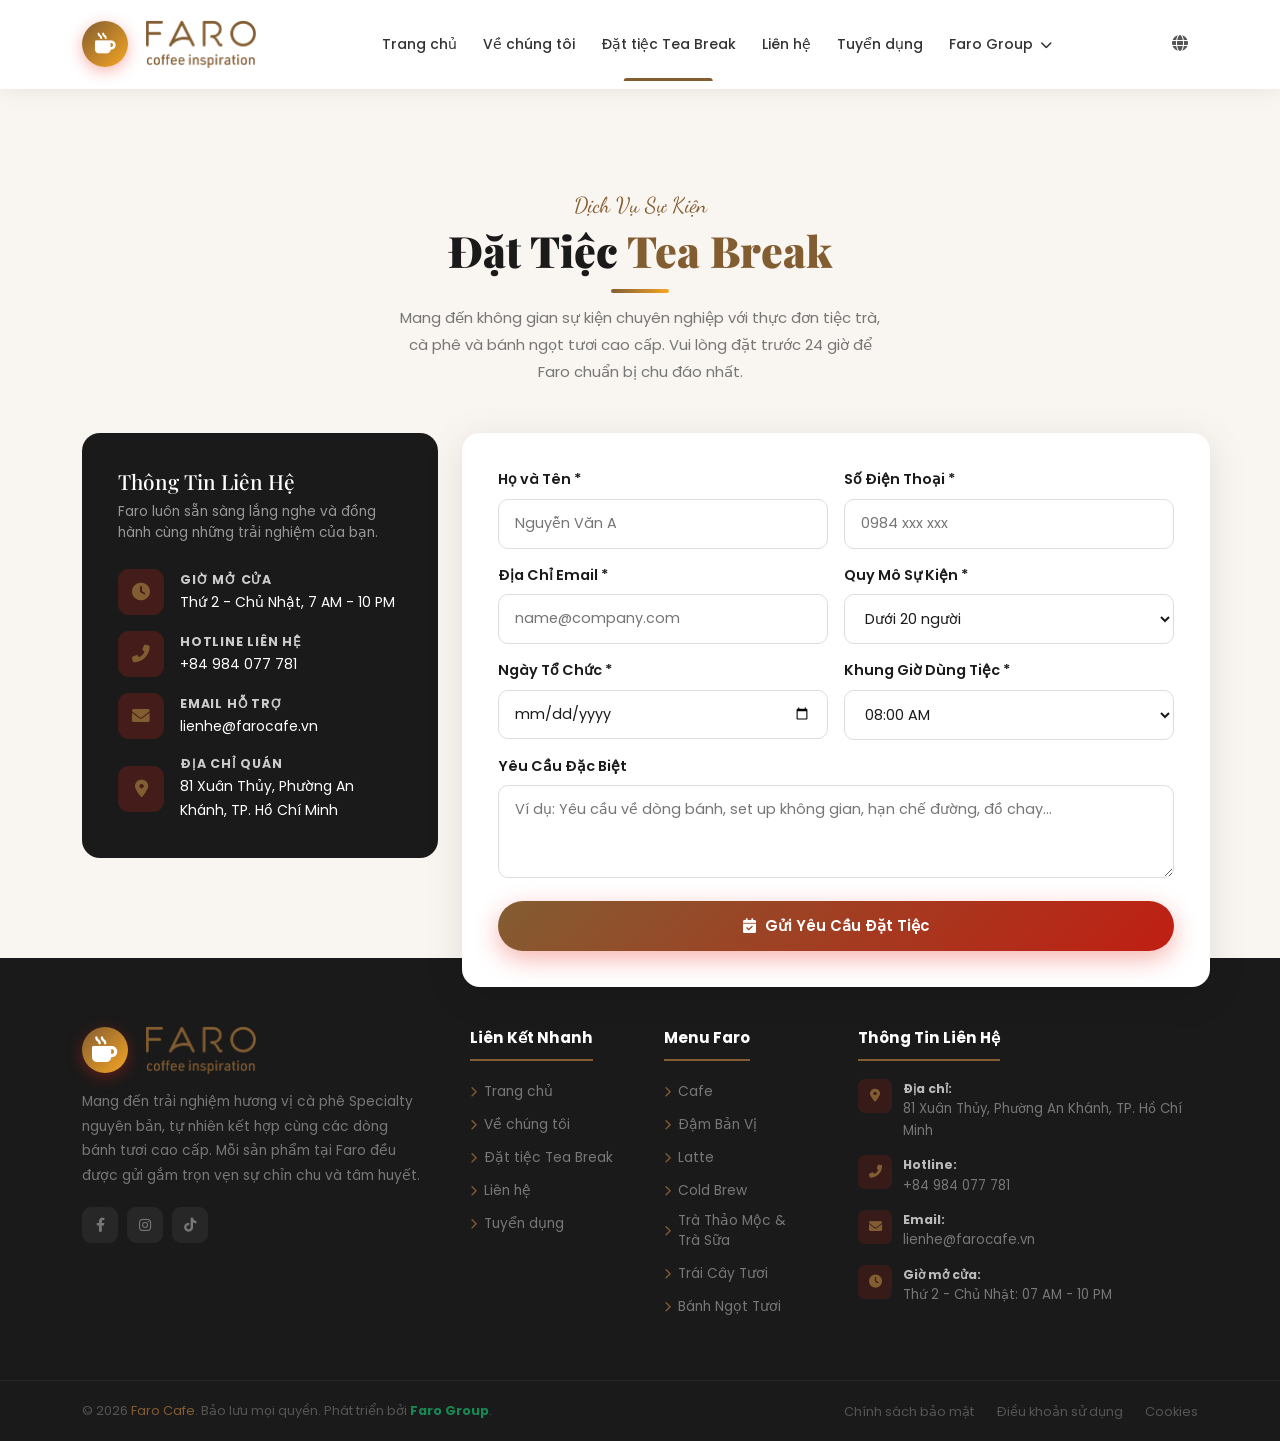
<file: tea-break.html>
<!DOCTYPE html>
<html lang="en">
   <head>
      <meta charset="UTF-8">
      <meta http-equiv="X-UA-Compatible" content="IE=edge">
      <meta name="viewport" content="width=device-width, initial-scale=1">
      <!-- Cập nhật thông tin tác giả và mô tả chuẩn Faro -->
      <meta name="author" content="Faro Team">
      <meta name="description" content="Faro Coffee Inspiration - Trải nghiệm hương vị cà phê Specialty nguyên bản và dịch vụ Tea Break chuyên nghiệp.">
      <title>Faro Coffee Inspiration</title>
      
      <!-- ================= FA&Iacute;CON (ICON TAB TR&Igrave;NH DUYỆT) ================= -->
      <!-- Icon tiêu chuẩn cho trình duyệt (Kích thước 32x32 hoặc 16x16) -->
      <link rel="icon" type="image/png" sizes="32x32" href="img/favicon/favicon-32x32.png">
      <link rel="icon" type="image/png" sizes="16x16" href="img/favicon/favicon-16x16.png">
      <!-- Icon hiển thị riêng khi khách hàng lưu bookmark trên màn hình iPhone/iPad (Apple Touch Icon) -->
      <link rel="apple-touch-icon" sizes="180x180" href="img/favicon/apple-touch-icon.png">
      <!-- Icon dự phòng định dạng .ico truyền thống -->
      <link rel="shortcut icon" href="img/favicon/favicon.ico" type="image/x-icon">
      <!-- ========================================================================= -->

      <link href="https://fonts.googleapis.com/css2?family=Playfair+Display:wght@400;700;900&family=Poppins:wght@300;400;500;600;700&family=Dancing+Script:wght@700&display=swap" rel="stylesheet"/>
      <!-- Bootstrap 5.3 -->
      <link href="css/bootstrap.min.css" rel="stylesheet"/>
      <!-- AOS Animate on Scroll -->
      <link href="css/aos.css" rel="stylesheet"/>
      <!-- Swiper -->
      <link href="css/swiper-bundle.min.css" rel="stylesheet"/>
      <!-- all min css -->
      <link rel="stylesheet" href="css/all.min.css"/>
      <!-- magnific CSS -->
      <link rel="stylesheet" href="css/magnific-popup.css"/>
      <!-- Style CSS -->
      <link rel="stylesheet" href="css/style.css" />

      <link rel="stylesheet" href="css/tea-break.css" />

   </head>
   <body>
    <!-- Link header-->
    <div id="header-placeholder"></div>

        <!-- RESERVATION FORM -->
        <section id="reservation">
            <div class="container">
                <div class="text-center mb-5" data-aos="fade-up">
                <span class="slbl">Dịch Vụ Sự Kiện</span>
                <h2 class="stitle">Đặt Tiệc <span>Tea Break</span></h2>
                <div class="sline"></div>
                <p class="sdesc mx-auto" style="max-width:480px;">
                    Mang đến không gian sự kiện chuyên nghiệp với thực đơn tiệc trà, cà phê và bánh ngọt tươi cao cấp. Vui lòng đặt trước 24 giờ để Faro chuẩn bị chu đáo nhất.
                </p>
                </div>
                <div class="row g-4 align-items-start">
                <div class="col-lg-4" data-aos="fade-right">
                    <div style="background:var(--dark);border-radius:18px;padding:36px;">
                        <h4 style="color:#fff;font-size:1.3rem;margin-bottom:8px;">Thông Tin Liên Hệ</h4>
                        <p style="color:rgba(255,255,255,.55);font-size:.85rem;margin-bottom:26px;">Faro luôn sẵn sàng lắng nghe và đồng hành cùng những trải nghiệm của bạn.</p>
                        <div class="d-flex flex-column gap-3">
                            <!-- 1. Giờ hoạt động -->
                            <div class="d-flex align-items-center gap-3">
                            <div style="width:46px;height:46px;border-radius:11px;background:rgba(232,40,26,.2);display:flex;align-items:center;justify-content:center;color:var(--primary);font-size:1.1rem;flex-shrink:0;"><i class="fas fa-clock"></i></div>
                            <div><strong style="display:block;color:#ccc;font-size:.78rem;text-transform:uppercase;letter-spacing:.8px;">Giờ mở cửa</strong><span style="color:#fff;font-size:.87rem;">Thứ 2 - Chủ Nhật, 7 AM - 10 PM</span></div>
                            </div>
                            
                            <!-- 2. Hotline -->
                            <div class="d-flex align-items-center gap-3">
                            <div style="width:46px;height:46px;border-radius:11px;background:rgba(232,40,26,.2);display:flex;align-items:center;justify-content:center;color:var(--primary);font-size:1.1rem;flex-shrink:0;"><i class="fas fa-phone-alt"></i></div>
                            <div><strong style="display:block;color:#ccc;font-size:.78rem;text-transform:uppercase;letter-spacing:.8px;">Hotline liên hệ</strong><span style="color:#fff;font-size:.87rem;">+84 984 077 781</span></div>
                            </div>
                            
                            <!-- 3. Email (Thay cho Group Dining) -->
                            <div class="d-flex align-items-center gap-3">
                            <div style="width:46px;height:46px;border-radius:11px;background:rgba(232,40,26,.2);display:flex;align-items:center;justify-content:center;color:var(--primary);font-size:1.1rem;flex-shrink:0;"><i class="fas fa-envelope"></i></div>
                            <div><strong style="display:block;color:#ccc;font-size:.78rem;text-transform:uppercase;letter-spacing:.8px;">Email hỗ trợ</strong><span style="color:#fff;font-size:.87rem;">lienhe@farocafe.vn</span></div>
                            </div>
                            
                            <!-- 4. Địa chỉ -->
                            <div class="d-flex align-items-center gap-3">
                            <div style="width:46px;height:46px;border-radius:11px;background:rgba(232,40,26,.2);display:flex;align-items:center;justify-content:center;color:var(--primary);font-size:1.1rem;flex-shrink:0;"><i class="fas fa-map-marker-alt"></i></div>
                            <div><strong style="display:block;color:#ccc;font-size:.78rem;text-transform:uppercase;letter-spacing:.8px;">Địa chỉ quán</strong><span style="color:#fff;font-size:.87rem;">81 Xuân Thủy, Phường An Khánh, TP. Hồ Chí Minh</span></div>
                            </div>
                        </div>
                    </div>
                </div>
                <div class="col-lg-8" data-aos="fade-left">
                    <div class="fcard">
                        <div class="row g-3">
                            <!-- 1. Thông tin cá nhân/Đại diện -->
                            <div class="col-sm-6"><label class="flbl">Họ và Tên *</label><input type="text" class="fctrl" placeholder="Nguyễn Văn A"/></div>
                            <div class="col-sm-6"><label class="flbl">Số Điện Thoại *</label><input type="tel" class="fctrl" placeholder="0984 xxx xxx"/></div>
                            <div class="col-sm-6"><label class="flbl">Địa Chỉ Email *</label><input type="email" class="fctrl" placeholder="name@company.com"/></div>
                            
                            <!-- 2. Quy mô tiệc (Thay đổi số lượng người phù hợp cho sự kiện công ty/workshop) -->
                            <div class="col-sm-6">
                            <label class="flbl">Quy Mô Sự Kiện *</label>
                            <select class="fctrl">
                                <option>Dưới 20 người</option>
                                <option>20 - 50 người</option>
                            </select>
                            </div>
                            
                            <!-- 3. Thời gian tổ chức -->
                            <div class="col-sm-6"><label class="flbl">Ngày Tổ Chức *</label><input type="date" class="fctrl"/></div>
                            <div class="col-sm-6">
                            <label class="flbl">Khung Giờ Dùng Tiệc *</label>
                            <select class="fctrl">
                                <option>08:00 AM</option>
                                <option>09:00 AM</option>
                                <option>10:00 AM</option>
                                <option>11:00 AM</option>
                                <option>01:30 PM</option>
                                <option>02:30 PM</option>
                                <option>03:30 PM</option>
                                <option>04:30 PM</option>
                            </select>
                            </div>
                            
                            <!-- 4. Ghi chú yêu cầu đặc biệt về thực đơn/bàn ghế -->
                            <div class="col-12"><label class="flbl">Yêu Cầu Đặc Biệt</label><textarea class="fctrl" rows="3" placeholder="Ví dụ: Yêu cầu về dòng bánh, set up không gian, hạn chế đường, đồ chay..."></textarea></div>
                            
                            <!-- 5. Nút xác nhận đặt dịch vụ -->
                            <div class="col-12"><button class="btn-red w-100 justify-content-center" id="resBtn"><i class="fas fa-calendar-check"></i>Gửi Yêu Cầu Đặt Tiệc</button></div>
                        </div>
                        
                        <!-- 6. Thông báo gửi thành công -->
                        <div class="sucmsg" id="resOk">
                            <i class="fas fa-check-circle"></i>
                            <p>Yêu cầu đã được ghi nhận! Faro sẽ liên hệ lại qua email hoặc số điện thoại để xác nhận và gửi báo giá trong thời gian sớm nhất.</p>
                        </div>
                    </div>
                </div>
                </div>
            </div>
        </section>

      <!-- Link footer -->
      <div id="footer-placeholder"></div>


      <!-- Floating cart -->
      <!-- <div class="cartfl"><i class="fas fa-shopping-cart"></i><span>My Cart</span><div class="ccount" id="cartCount">0</div></div> -->
      <!-- Back to top -->
      <button id="btt" onclick="window.scrollTo({top:0,behavior:'smooth'})"><i class="fas fa-chevron-up"></i></button>
    
	<!-- jQuery -->
      <script src="js/jquery-3.7.1.min.js"></script>
      <!-- Bootstrap 5 -->
      <script src="js/bootstrap.bundle.min.js"></script>
      <!-- AOS -->
      <script src="js/aos.js"></script>
      <!-- Swiper -->
      <script src="js/swiper-bundle.min.js"></script>
      <!-- CounterUp -->
      <script src="js/jquery.magnific-popup.min.js"></script>
      <!-- Nhúng file xử lý tự động load ở cuối trang -->
      <script src="js/layout-loader.js"></script>
      <!-- Main js -->
      <script src="js/main.js"></script>
   </body>
</html>
</file>
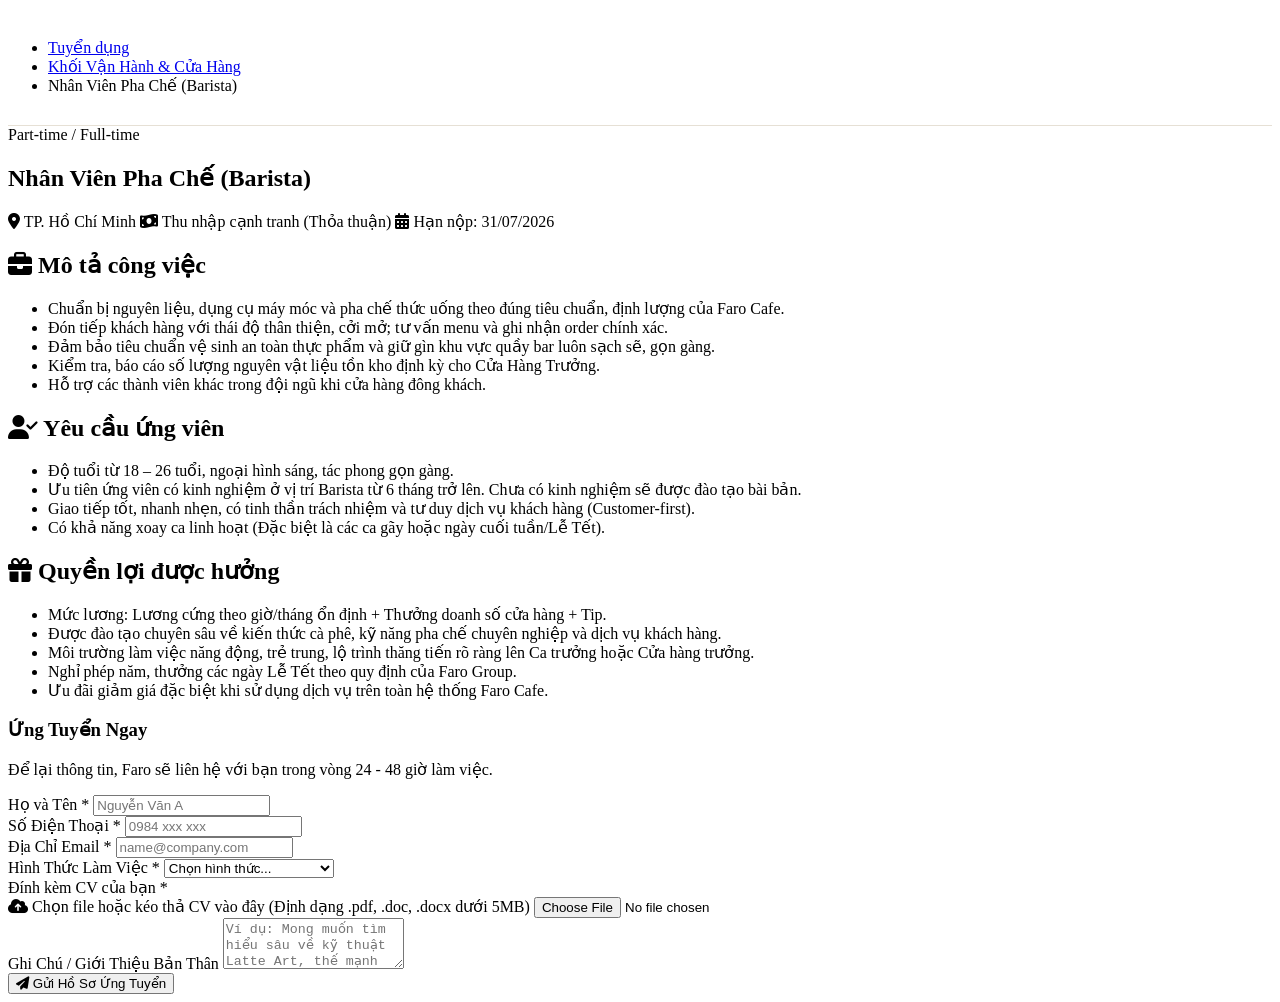
<file: test.html>
<!DOCTYPE html>
<html lang="vi">
<head>
    <meta charset="UTF-8">
    <meta name="viewport" content="width=device-width, initial-scale=1.0">
    <title>Chi Tiết Tuyển Dụng Barista - Faro Cafe</title>
    <!-- Nhúng Font & Icon chuyên nghiệp -->
    <link href="https://fonts.googleapis.com/css2?family=Lexend:wght@300;400;500;600;700&display=swap" rel="stylesheet">
    <link rel="stylesheet" href="https://cdnjs.cloudflare.com/ajax/libs/font-awesome/6.4.0/css/all.min.css">
    <link rel="stylesheet" href="css/job-detail.css">
</head>
<body>

    <!-- Header / Breadcrumb bổ sung để tăng tính chuyên nghiệp -->
    <div class="breadcrumb-container">
        <div class="container">
            <ul class="breadcrumb">
                <li><a href="#">Tuyển dụng</a></li>
                <li><a href="#">Khối Vận Hành & Cửa Hàng</a></li>
                <li><span class="active">Nhân Viên Pha Chế (Barista)</span></li>
            </ul>
        </div>
    </div>

    <!-- Main Content Area -->
    <main class="main-content container">
        
        <!-- CỘT TRÁI: THÔNG TIN CHI TIẾT CÔNG VIỆC (Chuẩn TopCV) -->
        <section class="job-description-column">
            
            <!-- Tổng quan đầu trang -->
            <div class="job-header-card">
                <span class="badge badge-parttime">Part-time / Full-time</span>
                <h1 class="job-title">Nhân Viên Pha Chế (Barista)</h1>
                
                <div class="job-quick-meta">
                    <span><i class="fa-solid fa-location-dot"></i> TP. Hồ Chí Minh</span>
                    <span><i class="fa-solid fa-money-bill-wave"></i> Thu nhập cạnh tranh (Thỏa thuận)</span>
                    <span><i class="fa-solid fa-calendar-days"></i> Hạn nộp: 31/07/2026</span>
                </div>
            </div>

            <!-- Các phần nội dung chi tiết -->
            <div class="job-detail-section">
                <h2 class="section-title"><i class="fa-solid fa-briefcase"></i> Mô tả công việc</h2>
                <div class="section-body">
                    <ul>
                        <li>Chuẩn bị nguyên liệu, dụng cụ máy móc và pha chế thức uống theo đúng tiêu chuẩn, định lượng của Faro Cafe.</li>
                        <li>Đón tiếp khách hàng với thái độ thân thiện, cởi mở; tư vấn menu và ghi nhận order chính xác.</li>
                        <li>Đảm bảo tiêu chuẩn vệ sinh an toàn thực phẩm và giữ gìn khu vực quầy bar luôn sạch sẽ, gọn gàng.</li>
                        <li>Kiểm tra, báo cáo số lượng nguyên vật liệu tồn kho định kỳ cho Cửa Hàng Trưởng.</li>
                        <li>Hỗ trợ các thành viên khác trong đội ngũ khi cửa hàng đông khách.</li>
                    </ul>
                </div>
            </div>

            <div class="job-detail-section">
                <h2 class="section-title"><i class="fa-solid fa-user-check"></i> Yêu cầu ứng viên</h2>
                <div class="section-body">
                    <ul>
                        <li>Độ tuổi từ 18 – 26 tuổi, ngoại hình sáng, tác phong gọn gàng.</li>
                        <li>Ưu tiên ứng viên có kinh nghiệm ở vị trí Barista từ 6 tháng trở lên. Chưa có kinh nghiệm sẽ được đào tạo bài bản.</li>
                        <li>Giao tiếp tốt, nhanh nhẹn, có tinh thần trách nhiệm và tư duy dịch vụ khách hàng (Customer-first).</li>
                        <li>Có khả năng xoay ca linh hoạt (Đặc biệt là các ca gãy hoặc ngày cuối tuần/Lễ Tết).</li>
                    </ul>
                </div>
            </div>

            <div class="job-detail-section">
                <h2 class="section-title"><i class="fa-solid fa-gift"></i> Quyền lợi được hưởng</h2>
                <div class="section-body">
                    <ul>
                        <li>Mức lương: Lương cứng theo giờ/tháng ổn định + Thưởng doanh số cửa hàng + Tip.</li>
                        <li>Được đào tạo chuyên sâu về kiến thức cà phê, kỹ năng pha chế chuyên nghiệp và dịch vụ khách hàng.</li>
                        <li>Môi trường làm việc năng động, trẻ trung, lộ trình thăng tiến rõ ràng lên Ca trưởng hoặc Cửa hàng trưởng.</li>
                        <li>Nghỉ phép năm, thưởng các ngày Lễ Tết theo quy định của Faro Group.</li>
                        <li>Ưu đãi giảm giá đặc biệt khi sử dụng dịch vụ trên toàn hệ thống Faro Cafe.</li>
                    </ul>
                </div>
            </div>

        </section>

        <!-- CỘT PHẢI: FORM ỨNG TUYỂN (Sticky - Không trôi khi cuộn) -->
        <aside class="job-sidebar-column">
            <div class="application-form-card">
                <h3 class="form-title">Ứng Tuyển Ngay</h3>
                <p class="form-subtitle">Để lại thông tin, Faro sẽ liên hệ với bạn trong vòng 24 - 48 giờ làm việc.</p>
                
                <form action="#" method="POST" enctype="multipart/form-data">
                    
                    <div class="form-row">
                        <div class="form-group">
                            <label>Họ và Tên *</label>
                            <input type="text" name="fullname" placeholder="Nguyễn Văn A" required>
                        </div>
                        <div class="form-group">
                            <label>Số Điện Thoại *</label>
                            <input type="tel" name="phone" placeholder="0984 xxx xxx" required>
                        </div>
                    </div>

                    <div class="form-row">
                        <div class="form-group">
                            <label>Địa Chỉ Email *</label>
                            <input type="email" name="email" placeholder="name@company.com" required>
                        </div>
                        <div class="form-group">
                            <label>Hình Thức Làm Việc *</label>
                            <select name="job_type" required>
                                <option value="" disabled selected>Chọn hình thức...</option>
                                <option value="fulltime">Full-time (Toàn thời gian)</option>
                                <option value="parttime">Part-time (Bán thời gian)</option>
                            </select>
                        </div>
                    </div>

                    <!-- Đề xuất thêm trường đính kèm CV chuyên nghiệp -->
                    <div class="form-group file-upload-group">
                        <label>Đính kèm CV của bạn *</label>
                        <div class="file-drop-area">
                            <i class="fa-solid fa-cloud-arrow-up"></i>
                            <span class="file-message">Chọn file hoặc kéo thả CV vào đây</span>
                            <span class="file-hint">(Định dạng .pdf, .doc, .docx dưới 5MB)</span>
                            <input type="file" name="cv_file" class="file-input" accept=".pdf,.doc,.docx" required>
                        </div>
                    </div>

                    <div class="form-group">
                        <label>Ghi Chú / Giới Thiệu Bản Thân</label>
                        <textarea name="message" rows="3" placeholder="Ví dụ: Mong muốn tìm hiểu sâu về kỹ thuật Latte Art, thế mạnh là giao tiếp vui vẻ..."></textarea>
                    </div>

                    <button type="submit" class="btn-submit-job">
                        <i class="fa-solid fa-paper-plane"></i> Gửi Hồ Sơ Ứng Tuyển
                    </button>
                </form>
            </div>
        </aside>

    </main>

</body>
</html>
</file>
<file: css/style.css>
:root {
  --primary: #835D32;
  --secondary: #f6a623;
  --dark: #1a1a1a;
  --green: #2d6a4f;
  --cream: #fff8f0;
  --cream2: #fef0dc;
  --light: #f9f5f0;
  --shadow: 0 8px 40px rgba(0, 0, 0, 0.1);
  --shadow-lg: 0 20px 60px rgba(0, 0, 0, 0.18);
}
* {
  margin: 0;
  padding: 0;
  box-sizing: border-box;
}
html {
  scroll-behavior: smooth;
}
body {
  font-family: "Poppins", sans-serif;
  color: #444;
  background: #fff;
  overflow-x: hidden;
  opacity: 0;
  transition: opacity 0.1s ease-in-out;
}
/* Class này sẽ được JS thêm vào khi đã load xong layout */
body.layout-loaded {
    opacity: 1;
}
h1,
h2,
h3,
h4,
h5 {
  font-family: "Playfair Display", serif;
  color: var(--dark);
}
a {
  text-decoration: none;
  transition: all 0.3s;
}
img {
  max-width: 100%;
}
::-webkit-scrollbar {
  width: 5px;
}
::-webkit-scrollbar-thumb {
  background: var(--primary);
  border-radius: 10px;
}

/* ===================== TOP BAR ===================== */
#topbar {
  background: #111;
  padding: 8px 0;
  font-size: 0.82rem;
}
#topbar span {
  color: #aaa;
  margin-right: 16px;
}
#topbar span i {
  color: var(--secondary);
  margin-right: 5px;
}
#topbar .tsoc a {
  width: 27px;
  height: 27px;
  border-radius: 50%;
  background: rgba(255, 255, 255, 0.08);
  display: inline-flex;
  align-items: center;
  justify-content: center;
  color: #bbb;
  font-size: 0.75rem;
  margin-left: 5px;
  transition: 0.3s;
}
#topbar .tsoc a:hover {
  background: var(--primary);
  color: #fff;
}
.ttag {
  background: var(--primary);
  color: #fff;
  padding: 2px 10px;
  border-radius: 20px;
  font-size: 0.7rem;
  font-weight: 600;
  text-transform: uppercase;
}

/* ===================== NAVBAR ===================== */
#nav {
  background: #fff;
  position: sticky;
  top: 0;
  z-index: 990;
  box-shadow: 0 2px 20px rgba(0, 0, 0, 0.07);
  transition: 0.4s;
}
#nav.scrolled {
  box-shadow: 0 4px 30px rgba(0, 0, 0, 0.14);
}
.blogo {
  display: flex;
  align-items: center;
  gap: 10px;
}
/* Định dạng kích thước chuẩn cho logo trên thanh điều hướng */
.logo-img {
  height: 48px;       /* Chiều cao lý tưởng để thanh navbar gọn gàng, vừa mắt */
  width: auto;        /* Tự động co giãn chiều rộng theo đúng tỷ lệ ảnh */
  display: block;
  transition: 0.3s ease;
}

/* Hiệu ứng thu nhỏ nhẹ trên thiết bị di động để tối ưu không gian */
@media (max-width: 991.98px) {
  .logo-img {
    height: 40px;     /* Giảm nhẹ chiều cao trên mobile để dành đất cho nút toggler */
  }
}
.bico {
  width: 46px;
  height: 46px;
  border-radius: 50%;
  background: linear-gradient(135deg, var(--primary), var(--secondary));
  display: flex;
  align-items: center;
  justify-content: center;
  font-size: 1.3rem;
  color: #fff;
  box-shadow: 0 4px 15px rgba(232, 40, 26, 0.35);
}
.bname {
  font-family: "Playfair Display", serif;
  font-size: 3rem;
  font-weight: 900;
  color: var(--dark);
}
.bname span {
  color: var(--primary);
}
.bsub {
  font-size: 0.62rem;
  text-transform: uppercase;
  letter-spacing: 2px;
  color: #aaa;
}
.navbar-nav .nav-link {
  font-size: 0.87rem;
  font-weight: 500;
  color: #333 !important;
  padding: 26px 13px !important;
  position: relative;
}
.navbar-nav .nav-link::after {
  content: "";
  position: absolute;
  bottom: 0;
  left: 50%;
  transform: translateX(-50%);
  width: 0;
  height: 3px;
  background: var(--primary);
  border-radius: 3px 3px 0 0;
  transition: 0.3s;
}
.navbar-nav .nav-link:hover::after,
.navbar-nav .nav-link.active::after {
  width: 55%;
}
.navbar-nav .nav-link:hover {
  color: var(--primary) !important;
}
/* FIX 1 â€” Search btn in navbar */
#navSearchBtn {
  background: none;
  border: none;
  cursor: pointer;
  color: #555;
  font-size: 1rem;
  padding: 8px 10px;
  border-radius: 8px;
  transition: 0.3s;
}
#navSearchBtn:hover {
  background: rgba(232, 40, 26, 0.08);
  color: var(--primary);
}
.nav-cta {
  background: linear-gradient(135deg, var(--primary), #c01e12);
  color: #fff !important;
  border-radius: 8px;
  padding: 10px 20px !important;
  font-size: 0.84rem !important;
  font-weight: 600 !important;
  box-shadow: 0 4px 15px rgba(232, 40, 26, 0.3);
  margin-left: 6px;
}
.nav-cta::after {
  display: none !important;
}
.nav-cta:hover {
  transform: translateY(-2px);
  box-shadow: 0 8px 22px rgba(232, 40, 26, 0.4);
}


/* ===================== SECTION COMMONS ===================== */
section {
  padding: 88px 0;
}
.slbl {
  font-family: "Dancing Script", cursive;
  font-size: 1.35rem;
  color: var(--primary);
  display: block;
  margin-bottom: 4px;
}
.stitle {
  font-size: clamp(1.9rem, 4vw, 2.7rem);
  font-weight: 900;
  line-height: 1.2;
  margin-bottom: 12px;
}
.stitle span {
  color: var(--primary);
}
.sline {
  width: 58px;
  height: 4px;
  border-radius: 4px;
  background: linear-gradient(90deg, var(--primary), var(--secondary));
  margin: 0 auto 12px;
}
.sline.lft {
  margin-left: 0;
}
.sdesc {
  color: #777;
  font-size: 0.93rem;
  line-height: 1.8;
}
.btn-red {
  background: linear-gradient(135deg, var(--primary), #c01e12);
  color: #fff;
  border: none;
  border-radius: 50px;
  padding: 14px 32px;
  font-weight: 600;
  font-size: 0.93rem;
  box-shadow: 0 8px 24px rgba(232, 40, 26, 0.35);
  transition: 0.3s;
  display: inline-flex;
  align-items: center;
  gap: 9px;
  cursor: pointer;
  font-family: "Poppins", sans-serif;
}
.btn-red:hover {
  transform: translateY(-3px);
  box-shadow: 0 14px 34px rgba(232, 40, 26, 0.45);
  color: #fff;
}

/* ============================================================
   TÙY BIẾN DROPDOWN MENU CHO MULTI-PAGE WEBSITE (FARO CAFE)
   ============================================================ */

/* 1. Phong cách hóa menu cha và loại bỏ icon mũi tên mặc định của Bootstrap */
.navbar-nav .dropdown-toggle::after {
   display: none !important; /* Ẩn mũi tên thô mặc định */
}
.navbar-nav .dropdown-toggle .style-arrow {
   font-size: 0.75rem;
   transition: transform 0.3s ease;
}

/* 2. Tạo hiệu ứng xoay nhẹ mũi tên khi Menu mở ra */
.nav-item.dropdown:hover .style-arrow,
.nav-item.dropdown.show .style-arrow {
   transform: rotate(180deg);
}

/* 3. Định hình menu con thả xuống trên Desktop */
@media (min-width: 992px) {
   .navbar-nav .dropdown-menu {
      display: block;
      opacity: 0;
      visibility: hidden;
      transform: translateY(10px);
      transition: all 0.3s cubic-bezier(0.16, 1, 0.3, 1);
      background-color: var(--dark, #111111); /* Sử dụng nền tối đồng bộ Faro */
      border: 1px solid rgba(255, 255, 255, 0.08);
      border-radius: 12px;
      padding: 8px 0;
      min-width: 230px;
      box-shadow: 0 10px 30px rgba(0, 0, 0, 0.5);
   }

   /* Rê chuột tự động thả menu xuống mượt mà không cần click */
   .navbar-nav .nav-item.dropdown:hover .dropdown-menu {
      opacity: 1;
      visibility: visible;
      transform: translateY(0);
   }
}

/* 4. Định hình các item con bên trong Dropdown */
.navbar-nav .dropdown-item {
   color: rgba(255, 255, 255, 0.75) !important;
   font-size: 0.9rem;
   padding: 10px 20px;
   font-weight: 500;
   transition: all 0.2s ease;
   display: flex;
   align-items: center;
}

.navbar-nav .dropdown-item i {
   color: var(--primary, #e8281a); /* Icon phụ mang sắc đỏ thương hiệu */
   font-size: 0.85rem;
}

/* Hiệu ứng di chuột vào item con */
.navbar-nav .dropdown-item:hover {
   background-color: rgba(232, 40, 26, 0.1) !important; /* Nền đỏ mờ nhẹ */
   color: #ffffff !important;
   padding-left: 24px; /* Đẩy nhẹ chữ sang phải tạo cảm giác động */
}

/* Trang hiện tại trong danh mục thả xuống (Active Class) */
.navbar-nav .dropdown-item.active {
   background-color: var(--primary, #e8281a) !important;
   color: #ffffff !important;
}

/* 5. Tối ưu hiển thị cho Giao diện Mobile (Dưới 991px) */
@media (max-width: 991px) {
   .navbar-nav .dropdown-menu {
      background-color: rgba(255, 255, 255, 0.03) !important;
      border: none !important;
      border-left: 2px solid var(--primary, #e8281a) !important; /* Vạch đỏ bên trái để phân biệt menu con */
      border-radius: 0 !important;
      margin-left: 15px !important;
      margin-top: 5px !important;
      padding-left: 5px !important;
      box-shadow: none !important;
   }
   
   .navbar-nav .dropdown-item {
      padding: 8px 15px !important;
   }
}

/* ===================== HERO ===================== */
#hero {
  background: var(--cream);
  min-height: 92vh;
  display: flex;
  align-items: center;
  position: relative;
  overflow: hidden;
  position: relative;
  overflow: hidden;
}

/* Khung chứa slider phủ kín background */
.hero-slider {
    position: absolute;
    top: 0;
    left: 0;
    width: 100%;
    height: 100%;
    z-index: 0; /* Nằm dưới toàn bộ content */
    opacity: 0.1; /* ĐỘ MỜ BACKGROUND (Chỉnh từ 0.1 đến 0.25 tùy ý bạn) */
}

/* Định dạng từng item ảnh nền */
.slide-item {
    position: absolute;
    top: 0;
    left: 0;
    width: 100%;
    height: 100%;
    background-size: cover;
    background-position: center;
    background-repeat: no-repeat;
    opacity: 0;
    transition: opacity 1.5s ease-in-out; /* Hiệu ứng fade mượt mà 1.5 giây */
}

/* Tấm ảnh nào có class active sẽ hiện lên */
.slide-item.active {
    opacity: 1;
}

/* Đảm bảo khối container nội dung nổi lên trên nền */
#hero .container {
    position: relative;
    z-index: 2;
}

.hs {
  position: absolute;
  border-radius: 50%;
}
.hs1 {
  width: 480px;
  height: 480px;
  background: radial-gradient(circle, rgba(232, 40, 26, 0.07), transparent 70%);
  top: -90px;
  right: -80px;
  animation: fsh 8s ease-in-out infinite;
}
.hs2 {
  width: 280px;
  height: 280px;
  background: radial-gradient(
    circle,
    rgba(246, 166, 35, 0.09),
    transparent 70%
  );
  bottom: -50px;
  left: 8%;
  animation: fsh 10s ease-in-out infinite reverse;
}
@keyframes fsh {
  0%,
  100% {
    transform: translateY(0);
  }
  50% {
    transform: translateY(-28px);
  }
}
.hbadge {
  display: inline-flex;
  align-items: center;
  gap: 8px;
  background: #fff;
  border-radius: 30px;
  padding: 6px 16px 6px 6px;
  box-shadow: 0 4px 20px rgba(0, 0, 0, 0.1);
  margin-bottom: 22px;
}
.hbadge .hbi {
  width: 30px;
  height: 30px;
  border-radius: 50%;
  background: linear-gradient(135deg, var(--primary), var(--secondary));
  display: flex;
  align-items: center;
  justify-content: center;
  color: #fff;
  font-size: 0.78rem;
}
.hbadge span {
  font-size: 0.76rem;
  font-weight: 600;
  color: var(--dark);
}
.htitle {
  font-size: clamp(2.7rem, 6vw, 4.8rem);
  font-weight: 900;
  line-height: 1.1;
  margin-bottom: 18px;
}
.htitle .hl {
  color: var(--primary);
  position: relative;
  display: inline-block;
}
.htitle .hl::before {
  content: "";
  position: absolute;
  bottom: 2px;
  left: 0;
  right: 0;
  height: 7px;
  background: rgba(232, 40, 26, 0.14);
  border-radius: 4px;
  z-index: -1;
}
.hdesc {
  font-size: 1rem;
  color: #666;
  line-height: 1.8;
  max-width: 470px;
  margin-bottom: 30px;
}
/* FIX 2 â€” Video play button */
.btn-play {
  display: inline-flex;
  align-items: center;
  gap: 12px;
  color: var(--dark);
  font-weight: 600;
  font-size: 0.9rem;
  padding: 10px 16px;
  transition: 0.3s;
  cursor: pointer;
}
.btn-play .pico {
  width: 48px;
  height: 48px;
  border-radius: 50%;
  background: #fff;
  display: flex;
  align-items: center;
  justify-content: center;
  box-shadow: 0 6px 20px rgba(0, 0, 0, 0.12);
  color: var(--primary);
  font-size: 0.95rem;
  transition: 0.3s;
  flex-shrink: 0;
}
.btn-play:hover .pico {
  background: var(--primary);
  color: #fff;
  transform: scale(1.1);
}
.btn-play:hover {
  color: var(--primary);
}
.hstats {
  display: flex;
  gap: 20px;
  flex-wrap: wrap;
  margin-top: 32px;
}
.hstat .snum {
  font-family: "Playfair Display", serif;
  font-size: 1.9rem;
  font-weight: 900;
  color: var(--dark);
  display: block;
  line-height: 1;
}
.hstat .snum em {
  color: var(--primary);
  font-style: normal;
}
.hstat small {
  font-size: 0.7rem;
  color: #aaa;
  text-transform: uppercase;
  letter-spacing: 1px;
}
.sdiv {
  width: 1px;
  background: #ddd;
  height: 38px;
  align-self: center;
}
.hcircle {
  width: 480px;
  height: 480px;
  border-radius: 50%;
  background: radial-gradient(circle at 40% 40%, #fff8f0, #ffe5c8);
  display: flex;
  align-items: center;
  justify-content: center;
  margin: 0 auto;
  position: relative;
  box-shadow: 0 28px 76px rgba(232, 40, 26, 0.14);
}
.hcircle img {
  width: 90%;
  height: 90%;
  object-fit: cover;
  border-radius: 50%;
}
.fcard {
  position: absolute;
  background: #fff;
  border-radius: 11px;
  padding: 10px 15px;
  box-shadow: var(--shadow);
  display: flex;
  align-items: center;
  gap: 9px;
}
.fcard.fc1 {
  top: 55px;
  left: -15px;
  animation: fltc 4s ease-in-out infinite;
}
.fcard.fc2 {
  bottom: 75px;
  right: -25px;
  animation: fltc 4s ease-in-out infinite 1.5s;
}
.fcard.fc3 {
  top: 38%;
  right: -45px;
  animation: fltc 4s ease-in-out infinite 0.8s;
}
@keyframes fltc {
  0%,
  100% {
    transform: translateY(0);
  }
  50% {
    transform: translateY(-9px);
  }
}
.fcoi {
  width: 34px;
  height: 34px;
  border-radius: 8px;
  display: flex;
  align-items: center;
  justify-content: center;
  font-size: 0.95rem;
}
.fcoi.r {
  background: rgba(232, 40, 26, 0.11);
  color: var(--primary);
}
.fcoi.y {
  background: rgba(246, 166, 35, 0.14);
  color: var(--secondary);
}
.fcoi.g {
  background: rgba(45, 106, 79, 0.11);
  color: var(--green);
}
.fcnum {
  font-weight: 700;
  font-size: 0.92rem;
  color: var(--dark);
  display: block;
  line-height: 1;
}
.fcsm {
  font-size: 0.66rem;
  color: #999;
}

/* ===================== MARQUEE ===================== */
.mqsec {
  background: var(--primary);
  padding: 13px 0;
  overflow: hidden;
}
.mqtrack {
  display: flex;
  gap: 38px;
  white-space: nowrap;
  animation: mqrun 22s linear infinite;
}
.mqitem {
  display: inline-flex;
  align-items: center;
  gap: 10px;
  color: #fff;
  font-size: 0.86rem;
  font-weight: 500;
}
.mqitem i {
  color: rgba(255, 255, 255, 0.55);
  font-size: 0.55rem;
}
@keyframes mqrun {
  from {
    transform: translateX(0);
  }
  to {
    transform: translateX(-50%);
  }
}

/* ===================== CATEGORY ===================== */
#category {
  background: var(--cream);
}
.catcard {
  background: #fff;
  border-radius: 15px;
  padding: 22px 14px;
  text-align: center;
  cursor: pointer;
  transition: 0.4s;
  box-shadow: 0 4px 18px rgba(0, 0, 0, 0.06);
  border: 2px solid transparent;
}
.catcard:hover,
.catcard.active {
  transform: translateY(-7px);
  box-shadow: 0 14px 38px rgba(232, 40, 26, 0.14);
  border-color: var(--primary);
}
.catimg {
  width: 86px;
  height: 86px;
  border-radius: 50%;
  object-fit: cover;
  margin: 0 auto 12px;
  display: block;
  transition: 0.4s;
}
.catcard:hover .catimg {
  transform: scale(1.1) rotate(-4deg);
}
.catnm {
  font-size: 0.86rem;
  font-weight: 600;
  color: var(--dark);
  margin-bottom: 3px;
}
.catct {
  font-size: 0.73rem;
  color: #bbb;
}

/* ===================== ABOUT ===================== */
#about {
  background: #fff;
}
.astack {
  position: relative;
}
/* Cập nhật thuộc tính để phù hợp với cơ chế Swiper */
.amain {
  border-radius: 18px;
  overflow: hidden;
  box-shadow: var(--shadow-lg);
  position: relative;
  width: 100%;
}
.amain .swiper-slide img {
  width: 100%;
  height: 440px; /* Đảm bảo tất cả ảnh trong slide đều cao bằng nhau */
  object-fit: cover;
  display: block;
}
/* Tùy chỉnh màu sắc nút chấm điều hướng của Slide */
.amain .swiper-pagination-bullet-active {
  background: var(--primary) !important;
}
.amain .swiper-pagination-bullet {
  background: #fff;
  opacity: 0.7;
}
.amain .swiper-pagination-bullet-active {
  opacity: 1;
}

/* Các class khác giữ nguyên cấu trúc của bạn */
.asm {
  position: absolute;
  bottom: -26px;
  right: -26px;
  width: 170px;
  height: 170px;
  border-radius: 14px;
  overflow: hidden;
  border: 5px solid #fff;
  box-shadow: var(--shadow);
  z-index: 10; /* Đẩy ảnh nhỏ lên trên slide */
}
.asm img {
  width: 100%;
  height: 100%;
  object-fit: cover;
}
.aexp {
  position: absolute;
  top: 28px;
  left: -16px;
  background: var(--primary);
  color: #fff;
  border-radius: 14px;
  padding: 18px 22px;
  text-align: center;
  box-shadow: 0 10px 28px rgba(232, 40, 26, 0.4);
  z-index: 10; /* Đẩy khối năm thành lập lên trên slide */
}
.aexp .anum {
  font-family: "Playfair Display", serif;
  font-size: 2.3rem;
  font-weight: 900;
  line-height: 1;
  display: block;
}
.aexp small {
  font-size: 0.7rem;
  opacity: 0.9;
}
.fti {
  display: flex;
  align-items: flex-start;
  gap: 13px;
  margin-bottom: 18px;
}
.ftico {
  width: 46px;
  height: 46px;
  border-radius: 11px;
  flex-shrink: 0;
  display: flex;
  align-items: center;
  justify-content: center;
  font-size: 1.15rem;
  transition: 0.3s;
}
.ftico.r {
  background: rgba(232, 40, 26, 0.1);
  color: var(--primary);
}
.ftico.y {
  background: rgba(246, 166, 35, 0.11);
  color: var(--secondary);
}
.ftico.g {
  background: rgba(45, 106, 79, 0.1);
  color: var(--green);
}
.fti:hover .ftico {
  transform: scale(1.1);
}
.fti h6 {
  font-size: 0.9rem;
  font-weight: 700;
  color: var(--dark);
  margin-bottom: 2px;
  font-family: "Poppins", sans-serif;
}
.fti p {
  font-size: 0.8rem;
  color: #888;
  margin: 0;
  line-height: 1.6;
}

/* ===================== MENU ===================== */
#menu {
  background: var(--light);
}
/* FIX 3 â€” Filter buttons */
.filtbtn {
  border: 2px solid #e5e5e5;
  background: #fff;
  border-radius: 50px;
  padding: 8px 20px;
  font-size: 0.84rem;
  font-weight: 600;
  color: #666;
  cursor: pointer;
  transition: 0.3s;
  margin: 3px;
  font-family: "Poppins", sans-serif;
}
.filtbtn.active,
.filtbtn:hover {
  background: var(--primary);
  border-color: var(--primary);
  color: #fff;
  box-shadow: 0 5px 18px rgba(232, 40, 26, 0.24);
}
.mwrap {
  transition: 0.35s;
}
.mwrap.gone {
  display: none !important;
}
.mcard {
  background: #fff;
  border-radius: 18px;
  overflow: hidden;
  transition: 0.4s;
  box-shadow: 0 4px 22px rgba(0, 0, 0, 0.07);
  cursor: pointer;
}
.mcard:hover {
  transform: translateY(-9px);
  box-shadow: 0 18px 48px rgba(0, 0, 0, 0.13);
}
.mimg {
  position: relative;
  overflow: hidden;
  height: 215px;
  background: var(--cream2);
}
.mimg img {
  width: 100%;
  height: 100%;
  object-fit: cover;
  transition: 0.5s;
}
.mcard:hover .mimg img {
  transform: scale(1.09);
}
.mbdg {
  position: absolute;
  top: 13px;
  left: 13px;
  background: var(--primary);
  color: #fff;
  border-radius: 7px;
  padding: 3px 11px;
  font-size: 0.7rem;
  font-weight: 700;
}
.mbdg.new {
  background: var(--green);
}
.mbdg.hot {
  background: var(--secondary);
  color: var(--dark);
}
/* FIX 4 â€” Heart & Plus buttons stop propagation */
.mhrt {
  position: absolute;
  top: 13px;
  right: 13px;
  width: 33px;
  height: 33px;
  border-radius: 50%;
  background: #fff;
  display: flex;
  align-items: center;
  justify-content: center;
  color: #ccc;
  cursor: pointer;
  transition: 0.3s;
  box-shadow: 0 2px 9px rgba(0, 0, 0, 0.1);
}
.mhrt:hover {
  color: var(--primary);
  transform: scale(1.18);
}
.mbody {
  padding: 18px;
}
.mcat {
  font-size: 0.7rem;
  font-weight: 600;
  color: var(--secondary);
  text-transform: uppercase;
  letter-spacing: 1px;
  margin-bottom: 5px;
}
.mtit {
  font-size: 1.05rem;
  font-weight: 700;
  margin-bottom: 5px;
  font-family: "Playfair Display", serif;
}
.mdesc {
  font-size: 0.78rem;
  color: #aaa;
  margin-bottom: 13px;
  line-height: 1.5;
}
.mfoot {
  display: flex;
  align-items: center;
  justify-content: space-between;
}
.mprice {
  font-size: 1.25rem;
  font-weight: 800;
  color: var(--primary);
  font-family: "Playfair Display", serif;
}
.mprice small {
  font-size: 0.72rem;
  font-weight: 400;
  color: #ccc;
  text-decoration: line-through;
  margin-left: 5px;
}
.mstars {
  font-size: 0.73rem;
  color: var(--secondary);
}
/* FIX 4 â€” Plus button opens detail popup */
/* .madd {
  width: 36px;
  height: 36px;
  border-radius: 50%;
  background: linear-gradient(135deg, var(--primary), #c01e12);
  border: none;
  color: #fff;
  font-size: 1rem;
  display: flex;
  align-items: center;
  justify-content: center;
  cursor: pointer;
  transition: 0.3s;
  box-shadow: 0 4px 11px rgba(232, 40, 26, 0.28);
}
.madd:hover {
  transform: scale(1.15) rotate(90deg);
} */

.madd {
  /* Bỏ chiều rộng cố định để co giãn theo chữ, thêm padding 2 bên */
  min-width: 110px;
  height: 38px;
  padding: 0 16px;
  
  /* Thay đổi bo góc vừa phải (dạng viên thuốc) thay vì hình tròn */
  border-radius: 20px; 
  
  background: linear-gradient(135deg, var(--primary), #c01e12);
  border: none;
  color: #fff;
  
  /* Chỉnh lại font cho thanh thoát và đậm nét */
  font-size: 0.9rem;
  font-weight: 600;
  
  display: inline-flex; /* Chuyển sang inline-flex để nút không bị nhảy dòng */
  align-items: center;
  justify-content: center;
  cursor: pointer;
  transition: all 0.3s cubic-bezier(0.25, 0.8, 0.25, 1); /* Hiệu ứng mượt hơn */
  box-shadow: 0 4px 11px rgba(232, 40, 26, 0.28);
  
  text-decoration: none; /* Phòng trường hợp bạn đổi sang thẻ <a> */
  white-space: nowrap;  /* Không cho chữ bị xuống dòng */
}

.madd:hover {
  /* Bỏ rotate(90deg) để chữ không bị quay nghiêng, giữ lại scale tăng kích cỡ */
  transform: translateY(-2px) scale(1.05); 
  
  /* Tăng thêm độ đổ bóng khi hover để tạo cảm giác nút nổi lên */
  box-shadow: 0 6px 15px rgba(232, 40, 26, 0.4);
}

/* ===================== SPECIAL OFFER ===================== */
#special {
  background: linear-gradient(135deg, #1a0000 0%, #2d0000 100%);
  position: relative;
  overflow: hidden;
}
.spbg {
  position: absolute;
  inset: 0;
  pointer-events: none;
  opacity: 0.03;
  background: repeating-linear-gradient(
    45deg,
    #fff 0,
    #fff 1px,
    transparent 0,
    transparent 50%
  );
  background-size: 40px 40px;
}
.sptag {
  display: inline-block;
  background: var(--secondary);
  color: var(--dark);
  border-radius: 6px;
  padding: 4px 15px;
  font-size: 0.76rem;
  font-weight: 700;
  text-transform: uppercase;
  letter-spacing: 2px;
  margin-bottom: 14px;
}
.sptitle {
  font-size: clamp(2.3rem, 5vw, 3.8rem);
  font-weight: 900;
  color: #fff;
  line-height: 1.1;
}
.sptitle span {
  color: var(--secondary);
}
.spdesc {
  color: rgba(255, 255, 255, 0.62);
  margin: 18px 0;
  font-size: 0.93rem;
  line-height: 1.8;
}
.cdwrap {
  display: flex;
  gap: 14px;
  margin: 26px 0;
}
.cditem {
  text-align: center;
  background: rgba(255, 255, 255, 0.07);
  border: 1px solid rgba(255, 255, 255, 0.11);
  border-radius: 11px;
  padding: 13px 18px;
  min-width: 72px;
}
.cdnum {
  font-family: "Playfair Display", serif;
  font-size: 2.1rem;
  font-weight: 900;
  color: #fff;
  display: block;
  line-height: 1;
}
.cdlbl {
  font-size: 0.63rem;
  text-transform: uppercase;
  letter-spacing: 1px;
  color: rgba(255, 255, 255, 0.48);
  margin-top: 3px;
  display: block;
}
.spimgw {
  position: relative;
  text-align: center;
}
.spglow {
  position: absolute;
  top: 50%;
  left: 50%;
  transform: translate(-50%, -50%);
  width: 360px;
  height: 360px;
  border-radius: 50%;
  background: radial-gradient(
    circle,
    rgba(246, 166, 35, 0.24),
    transparent 70%
  );
}
.spimgw img {
  position: relative;
  z-index: 2;
  width: 100%;
  max-width: 440px;
  filter: drop-shadow(0 28px 56px rgba(246, 166, 35, 0.28));
  animation: fltimg 5s ease-in-out infinite;
}
@keyframes fltimg {
  0%,
  100% {
    transform: translateY(0);
  }
  50% {
    transform: translateY(-17px);
  }
}
.sppbdg {
  position: absolute;
  top: 18px;
  left: 18px;
  z-index: 3;
  background: var(--primary);
  color: #fff;
  width: 86px;
  height: 86px;
  border-radius: 50%;
  display: flex;
  flex-direction: column;
  align-items: center;
  justify-content: center;
  text-align: center;
  box-shadow: 0 8px 24px rgba(232, 40, 26, 0.5);
  animation: plsbdg 2.5s ease-in-out infinite;
}
@keyframes plsbdg {
  0%,
  100% {
    transform: scale(1);
  }
  50% {
    transform: scale(1.06);
    box-shadow: 0 12px 34px rgba(232, 40, 26, 0.7);
  }
}
.sppbdg .old {
  font-size: 0.68rem;
  text-decoration: line-through;
  opacity: 0.7;
}
.sppbdg .np {
  font-size: 1.25rem;
  font-weight: 900;
}

/* ===================== GALLERY ===================== */
#gallery {
  background: var(--light);
}
.ggrid {
  display: grid;
  grid-template-columns: repeat(3, 1fr);
  grid-template-rows: repeat(2, 215px);
  gap: 13px;
}
.gitem {
  border-radius: 14px;
  overflow: hidden;
  position: relative;
  cursor: pointer;
}
.gitem:first-child {
  grid-row: span 2;
}
.gitem img {
  width: 100%;
  height: 100%;
  object-fit: cover;
  transition: 0.5s;
}
.gitem:hover img {
  transform: scale(1.08);
}
.gover {
  position: absolute;
  inset: 0;
  background: linear-gradient(to top, rgba(0, 0, 0, 0.76), transparent 60%);
  opacity: 0;
  transition: 0.4s;
  display: flex;
  align-items: flex-end;
  padding: 18px;
}
.gitem:hover .gover {
  opacity: 1;
}
.gover span {
  color: #fff;
  font-weight: 600;
  font-size: 0.88rem;
}
.gover i {
  color: var(--secondary);
  margin-right: 5px;
}

/* ===================== TESTIMONIALS ===================== */
#testimonials {
  background: #fff;
}
.tescard {
  background: var(--cream);
  border-radius: 18px;
  padding: 28px;
  position: relative;
  overflow: hidden;
  transition: 0.4s;
}
.tescard:hover {
  transform: translateY(-5px);
  box-shadow: var(--shadow);
}
.tesq {
  position: absolute;
  top: 18px;
  right: 22px;
  font-size: 4.5rem;
  color: rgba(232, 40, 26, 0.07);
  font-family: "Playfair Display", serif;
  line-height: 1;
}
.tess {
  color: var(--secondary);
  font-size: 0.83rem;
  margin-bottom: 12px;
}
.testxt {
  font-size: 0.88rem;
  color: #666;
  line-height: 1.8;
  margin-bottom: 18px;
}
.tesauth {
  display: flex;
  align-items: center;
  gap: 11px;
}
.tesauth img {
  width: 46px;
  height: 46px;
  border-radius: 50%;
  object-fit: cover;
  border: 3px solid var(--primary);
}
.tesnm {
  font-weight: 700;
  font-size: 0.88rem;
  color: var(--dark);
  margin-bottom: 1px;
  font-family: "Poppins", sans-serif;
}
.tesrl {
  font-size: 0.73rem;
  color: #aaa;
}



/* ===================== NEWSLETTER ===================== */
#newsletter {
  background: linear-gradient(135deg, var(--primary), #8b0000);
  position: relative;
  overflow: hidden;
  padding: 80px 0;
}
.nlbg {
  position: absolute;
  inset: 0;
  background: url("data:image/svg+xml,%3Csvg xmlns='http://www.w3.org/2000/svg' width='100' height='100'%3E%3Ccircle cx='50' cy='50' r='40' fill='none' stroke='white' stroke-width='.4' opacity='.1'/%3E%3C/svg%3E");
  background-size: 75px;
}
.nlw {
  position: relative;
  z-index: 2;
}
.nlw h2 {
  color: #fff;
  font-size: 2.1rem;
}



/* ===================== FOOTER ===================== */
footer {
  background: var(--dark);
  padding: 68px 0 0;
}
/* Định dạng cấu trúc khối logo trong footer */
footer .blogo {
  display: flex;
  align-items: center;
}

/* Định dạng icon ly nước nóng trong footer */
footer .blogo .bico {
  font-size: 1.6rem;
  display: flex;
  align-items: center;
}

/* Định dạng kích thước ảnh logo dưới footer */
.f-logo-img {
  height: 48px;         /* Chiều cao cân bằng với icon và vừa vặn với vùng chân trang */
  width: auto;
  display: block;
  /* Nếu nền footer của bạn quá tối và muốn logo sáng rõ hơn, 
     bạn có thể bỏ comment dòng filter dưới đây để chuyển logo sang màu trắng hoặc giữ màu nâu đất nguyên bản: */
  /* filter: brightness(0) invert(1); */
}

/* Tối ưu hóa kích thước trên giao diện mobile */
@media (max-width: 991.98px) {
  .f-logo-img {
    height: 38px;
  }
  footer .blogo .bico {
    font-size: 1.35rem;
  }
}
.fnm {
  font-family: "Playfair Display", serif;
  font-size: 1.9rem;
  font-weight: 900;
  color: #fff;
}
.fnm span {
  color: var(--primary);
}
.fdesc {
  color: #777;
  font-size: 0.86rem;
  line-height: 1.8;
  margin-top: 9px;
}
.fsoc {
  display: flex;
  gap: 9px;
  margin-top: 18px;
}
.fsoc a {
  width: 36px;
  height: 36px;
  border-radius: 9px;
  background: rgba(255, 255, 255, 0.06);
  display: flex;
  align-items: center;
  justify-content: center;
  color: #777;
  font-size: 0.88rem;
  transition: 0.3s;
}
.fsoc a:hover {
  background: var(--primary);
  color: #fff;
  transform: translateY(-3px);
}
.ftit {
  color: #fff;
  font-size: 0.95rem;
  font-weight: 700;
  margin-bottom: 18px;
  padding-bottom: 9px;
  border-bottom: 2px solid var(--primary);
  display: inline-block;
  font-family: "Poppins", sans-serif;
}
.flinks li {
  list-style: none;
  margin-bottom: 9px;
}
.flinks a {
  color: #777;
  font-size: 0.86rem;
  display: inline-flex;
  align-items: center;
  gap: 7px;
  transition: 0.3s;
}
.flinks a:hover {
  color: var(--secondary);
  padding-left: 5px;
}
.flinks a i {
  color: var(--primary);
  font-size: 0.68rem;
}
.fci {
  display: flex;
  align-items: flex-start;
  gap: 11px;
  margin-bottom: 14px;
}
.fciico {
  width: 34px;
  height: 34px;
  border-radius: 7px;
  background: rgba(232, 40, 26, 0.14);
  display: flex;
  align-items: center;
  justify-content: center;
  color: var(--primary);
  font-size: 0.82rem;
  flex-shrink: 0;
}
.fciinfo {
  color: #777;
  font-size: 0.83rem;
  line-height: 1.6;
}
.fciinfo strong {
  color: #bbb;
  display: block;
  font-size: 0.77rem;
}
.fbot {
  border-top: 1px solid rgba(255, 255, 255, 0.06);
  padding: 18px 0;
  margin-top: 46px;
}
.fbot p {
  color: #555;
  font-size: 0.8rem;
  margin: 0;
}
.fbot span {
  color: var(--primary);
}
.fbot a {
  color: #555;
  font-size: 0.8rem;
  margin-left: 18px;
}
.fbot a:hover {
  color: var(--secondary);
}

/* ===================== UTILITIES ===================== */
#btt {
  position: fixed;
  bottom: 28px;
  right: 28px;
  z-index: 9990;
  width: 44px;
  height: 44px;
  border-radius: 11px;
  background: linear-gradient(135deg, var(--primary), #c01e12);
  color: #fff;
  border: none;
  cursor: pointer;
  display: flex;
  align-items: center;
  justify-content: center;
  font-size: 0.95rem;
  box-shadow: 0 6px 18px rgba(232, 40, 26, 0.38);
  opacity: 0;
  transform: translateY(18px);
  transition: 0.4s;
}
#btt.show {
  opacity: 1;
  transform: translateY(0);
}
#btt:hover {
  transform: translateY(-4px) !important;
}
.cartfl {
  position: fixed;
  bottom: 28px;
  left: 28px;
  z-index: 9990;
  background: var(--secondary);
  border-radius: 50px;
  padding: 11px 18px;
  display: flex;
  align-items: center;
  gap: 9px;
  box-shadow: 0 7px 22px rgba(246, 166, 35, 0.38);
  cursor: pointer;
  transition: 0.3s;
  color: var(--dark);
  font-weight: 700;
  font-size: 0.88rem;
}
.cartfl:hover {
  transform: translateY(-4px);
}
.cartfl .ccount {
  background: var(--primary);
  color: #fff;
  width: 20px;
  height: 20px;
  border-radius: 50%;
  display: flex;
  align-items: center;
  justify-content: center;
  font-size: 0.68rem;
  font-weight: 800;
}

/* ====================================================
   ALL POPUP / MODAL STYLES
==================================================== */

/* --- FIX 1: SEARCH POPUP --- */
/* --- POPUP CHUYỂN ĐỔI NGÔN NGỮ --- */
#searchOv {
  display: none;
  position: fixed;
  inset: 0;
  z-index: 99999;
  background: rgba(5, 5, 5, 0.97);
  flex-direction: column;
  align-items: center;
  justify-content: flex-start;
  padding-top: 100px; /* Tăng nhẹ khoảng cách để cân bằng khối chọn */
}

#searchOv.open {
  display: flex;
  animation: fadeov 0.28s ease;
}

@keyframes fadeov {
  from { opacity: 0; }
  to { opacity: 1; }
}

/* Nút đóng Popup */
#searchOv .sovclose {
  position: absolute;
  top: 22px;
  right: 28px;
  background: rgba(255, 255, 255, 0.08);
  border: none;
  width: 42px;
  height: 42px;
  border-radius: 50%;
  display: flex;
  align-items: center;
  justify-content: center;
  color: #fff;
  font-size: 1.15rem;
  cursor: pointer;
  transition: 0.3s;
}

#searchOv .sovclose:hover {
  background: var(--primary);
}

/* Khung chứa nội dung trung tâm */
#searchOv .sovbox {
  width: 100%;
  max-width: 540px; /* Tối ưu độ rộng gọn gàng cho 2 ngôn ngữ */
  margin: 0 auto;
  padding: 35px 24px;
  background: rgba(255, 255, 255, 0.03); 
  border: 1px solid rgba(255, 255, 255, 0.05);
  border-radius: 16px;
  box-shadow: 0 10px 30px rgba(0, 0, 0, 0.3);
}

#searchOv .sovbox h4 {
  color: #fff;
  font-size: 1.4rem;
  margin-bottom: 8px;
  font-family: "Playfair Display", serif;
}

#searchOv .sovbox p.text-muted {
  color: rgba(255, 255, 255, 0.45) !important;
}

/* Icon quả địa cầu hiệu ứng động */
.lang-globe-icon {
  font-size: 3rem;
  color: var(--primary);
  animation: pulseGlobe 3s infinite ease-in-out;
}

/* Toàn bộ vùng chứa các nút ngôn ngữ */
#searchOv .sovcats {
  display: flex;
  flex-wrap: wrap;
  gap: 16px;
  justify-content: center;
  margin-top: 24px;
}

/* Nút chọn từng ngôn ngữ */
#searchOv .sovcat {
  flex: 1;
  min-width: 140px;
  max-width: 180px;
  padding: 18px 12px;
  background: rgba(255, 255, 255, 0.06);
  border: 1px solid rgba(255, 255, 255, 0.1);
  border-radius: 12px;
  cursor: pointer;
  display: flex;
  flex-direction: column;
  align-items: center;
  justify-content: center;
  gap: 10px;
  color: rgba(255, 255, 255, 0.85);
  font-size: 0.95rem;
  font-weight: 500;
  font-family: "Poppins", sans-serif;
  transition: all 0.3s ease;
}

/* Biểu tượng Emoji lá cờ */
.lang-flag {
  font-size: 2rem;
  line-height: 1;
}

/* Hiệu ứng Hover & Trạng thái Active */
#searchOv .sovcat:hover,
#searchOv .sovcat.active {
  background: var(--primary);
  border-color: var(--primary);
  color: #fff;
  transform: translateY(-3px);
  box-shadow: 0 8px 20px rgba(0, 0, 0, 0.25);
}

/* Khu vực ghi chú bên dưới */
#searchOv .sovtrend {
  text-align: center;
  margin-top: 28px;
}

#searchOv .sovtrend p {
  color: rgba(255, 255, 255, 0.45);
  font-size: 0.8rem;
  margin-bottom: 12px;
}

#searchOv .sovtrend .ttag {
  display: inline-block;
  background: rgba(255, 255, 255, 0.04);
  border: 1px solid rgba(255, 255, 255, 0.08);
  color: rgba(255, 255, 255, 0.6);
  border-radius: 30px;
  padding: 6px 16px;
  font-size: 0.8rem;
  pointer-events: none; /* Khóa click tương tác do đây là dòng note */
}

/* Animation nhịp tim nhẹ nhàng cho quả địa cầu */
@keyframes pulseGlobe {
  0%, 100% { transform: scale(1); opacity: 0.9; }
  50% { transform: scale(1.06); opacity: 1; }
}

/* Tối ưu hiển thị mượt mà trên Mobile */
@media (max-width: 576px) {
  #searchOv {
    padding-top: 85px;
  }
  #searchOv .sovbox {
    max-width: 90%;
  }
  #searchOv .sovcat {
    min-width: 45%;
    max-width: 48%;
    padding: 15px 10px;
  }
}

/* --- FIX 4: MENU DETAIL POPUP --- */
#menuPop {
  display: none;
  position: fixed;
  inset: 0;
  z-index: 99999;
  background: rgba(0, 0, 0, 0.84);
  backdrop-filter: blur(5px);
  align-items: center;
  justify-content: center;
  padding: 18px;
}
#menuPop.open {
  display: flex;
  animation: fadeov 0.28s ease;
}
.mpbox {
  background: #fff;
  border-radius: 22px;
  max-width: 800px;
  width: 100%;
  max-height: 88vh;
  overflow-y: auto;
  position: relative;
  display: flex;
  flex-wrap: wrap;
}
.mpbox::-webkit-scrollbar {
  width: 3px;
}
.mpbox::-webkit-scrollbar-thumb {
  background: var(--primary);
}
.mpbox .mpimg {
  width: 44%;
  background: var(--cream2);
  display: flex;
  align-items: center;
  justify-content: center;
  border-radius: 22px 0 0 22px;
  overflow: hidden;
  min-height: 400px;
}
.mpbox .mpimg img {
  width: 100%;
  height: 100%;
  object-fit: cover;
}
.mpbox .mpbody {
  width: 56%;
  padding: 34px 30px;
}
.mpclose {
  position: absolute;
  top: 14px;
  right: 14px;
  width: 34px;
  height: 34px;
  border-radius: 50%;
  background: #f2f2f2;
  border: none;
  font-size: 0.95rem;
  cursor: pointer;
  display: flex;
  align-items: center;
  justify-content: center;
  transition: 0.3s;
  z-index: 2;
}
.mpclose:hover {
  background: var(--primary);
  color: #fff;
}
#mpCat {
  font-size: 0.7rem;
  font-weight: 700;
  color: var(--secondary);
  text-transform: uppercase;
  letter-spacing: 1.3px;
  margin-bottom: 7px;
}
#mpTitle {
  font-size: 1.7rem;
  font-weight: 900;
  margin-bottom: 9px;
  font-family: "Playfair Display", serif;
  color: var(--dark);
}
#mpStars {
  color: var(--secondary);
  font-size: 0.88rem;
  margin-bottom: 14px;
}
#mpDesc {
  font-size: 0.88rem;
  color: #777;
  line-height: 1.8;
  margin-bottom: 18px;
}
#mpPrice {
  font-size: 1.9rem;
  font-weight: 900;
  color: var(--primary);
  margin-bottom: 14px;
  font-family: "Playfair Display", serif;
}
#mpPrice small {
  font-size: 0.95rem;
  color: #ccc;
  text-decoration: line-through;
  margin-left: 7px;
}
.mpmeta {
  display: flex;
  gap: 12px;
  margin-bottom: 20px;
  flex-wrap: wrap;
}
.mpm {
  text-align: center;
  background: var(--light);
  border-radius: 9px;
  padding: 9px 14px;
}
.mpmv {
  font-weight: 700;
  font-size: 0.92rem;
  color: var(--dark);
}
.mpml {
  font-size: 0.68rem;
  color: #bbb;
}
.mpqty {
  display: flex;
  align-items: center;
  gap: 11px;
  margin-bottom: 18px;
}
.mpqbtn {
  width: 34px;
  height: 34px;
  border-radius: 50%;
  border: 2px solid var(--primary);
  background: transparent;
  color: var(--primary);
  font-size: 1.05rem;
  cursor: pointer;
  display: flex;
  align-items: center;
  justify-content: center;
  transition: 0.3s;
  font-weight: 700;
}
.mpqbtn:hover {
  background: var(--primary);
  color: #fff;
}
.mpqnum {
  font-size: 1.15rem;
  font-weight: 700;
  color: var(--dark);
  min-width: 30px;
  text-align: center;
}
.mptags {
  display: flex;
  flex-wrap: wrap;
  gap: 5px;
  margin-bottom: 20px;
}
.mptag {
  background: rgba(246, 166, 35, 0.11);
  color: var(--dark);
  border-radius: 20px;
  padding: 3px 11px;
  font-size: 0.73rem;
  font-weight: 600;
}
.mpaddcart {
  width: 100%;
  background: linear-gradient(135deg, var(--primary), #c01e12);
  color: #fff;
  border: none;
  border-radius: 12px;
  padding: 15px;
  font-size: 0.96rem;
  font-weight: 700;
  cursor: pointer;
  font-family: "Poppins", sans-serif;
  transition: 0.3s;
  display: flex;
  align-items: center;
  justify-content: center;
  gap: 9px;
}
.mpaddcart:hover {
  transform: translateY(-3px);
  box-shadow: 0 10px 28px rgba(232, 40, 26, 0.38);
}

/* --- FIX 7: GALLERY POPUP --- */
#galPop {
  display: none;
  position: fixed;
  inset: 0;
  z-index: 99999;
  background: rgba(0, 0, 0, 0.96);
  align-items: center;
  justify-content: center;
  padding: 18px;
}
#galPop.open {
  display: flex;
  animation: fadeov 0.28s ease;
}
.gpbox {
  max-width: 880px;
  width: 100%;
  position: relative;
  text-align: center;
}
.gpbox img {
  width: 100%;
  max-height: 64vh;
  object-fit: contain;
  border-radius: 14px;
}
.gpclose {
  position: absolute;
  top: -46px;
  right: 0;
  width: 38px;
  height: 38px;
  border-radius: 50%;
  background: rgba(255, 255, 255, 0.13);
  border: none;
  color: #fff;
  font-size: 1.1rem;
  cursor: pointer;
  display: flex;
  align-items: center;
  justify-content: center;
  transition: 0.3s;
}
.gpclose:hover {
  background: var(--primary);
}
.gpcap {
  color: #fff;
  margin-top: 18px;
}
.gpcap h5 {
  font-size: 1.25rem;
  margin-bottom: 5px;
  color: #fff;
}
.gpcap p {
  color: rgba(255, 255, 255, 0.58);
  font-size: 0.88rem;
}
.gpnav {
  display: flex;
  justify-content: center;
  gap: 11px;
  margin-top: 14px;
}
.gpnav button {
  background: rgba(255, 255, 255, 0.09);
  border: 1px solid rgba(255, 255, 255, 0.18);
  color: #fff;
  border-radius: 50px;
  padding: 7px 20px;
  cursor: pointer;
  font-size: 0.83rem;
  font-family: "Poppins", sans-serif;
  transition: 0.3s;
}
.gpnav button:hover {
  background: var(--primary);
  border-color: var(--primary);
}

/* Magnific video override */
.mfp-bg {
  background: #000 !important;
  opacity: 0.93 !important;
}
.mfp-close {
  color: #fff !important;
}

/* ===================== RESPONSIVE ===================== */
@media (max-width: 991px) {
  .hcircle {
    width: 320px;
    height: 320px;
  }
  .fc1,
  .fc2,
  .fc3 {
    transform: scale(0.82);
    transform-origin: center;
  }
  .ggrid {
    grid-template-columns: 1fr 1fr;
    grid-template-rows: auto;
  }
  .gitem:first-child {
    grid-row: span 1;
  }
  .asm {
    display: none;
  }
  .mpbox .mpimg,
  .mpbox .mpbody {
    width: 100%;
  }
  .mpbox .mpimg {
    border-radius: 22px 22px 0 0;
    min-height: 240px;
  }
  .mpbox .mpbody {
    padding: 22px 18px;
  }
  /* Timeline mobile: collapse to single column */
  .timeline::before {
    left: 16px;
  }
  .tli {
    grid-template-columns: 32px 1fr !important;
  }
  .tl-left {
    display: none !important;
  }
  .tl-right {
    display: block !important;
    visibility: visible !important;
    padding-left: 18px !important;
    text-align: left !important;
  }
  .tl-center {
    padding-top: 5px;
  }
  .tli:nth-child(odd) .tl-right,
  .tli:nth-child(even) .tl-right {
    visibility: visible !important;
    display: block !important;
  }
}
@media (max-width: 767px) {
  section {
    padding: 55px 0;
  }
  #topbar .top-contact span:last-child {
    display: none;
  }
  .hcircle {
    width: 260px;
    height: 260px;
  }
  /* Hide only hero floating cards, NOT form cards */
  .fcard.fc1,
  .fcard.fc2,
  .fcard.fc3 {
    display: none !important;
  }
  .hstats {
    display: none !important;
  }
  .ggrid {
    grid-template-columns: 1fr 1fr;
  }
  .cdwrap {
    gap: 8px;
  }
  .cditem {
    min-width: 56px;
    padding: 9px;
  }
  .nl-form-wrap {
    flex-direction: column;
    padding: 0 8px;
  }
  .nlinput,
  .nlbtn {
    width: 100%;
    border-radius: 12px;
  }
  .fcard {
    padding: 22px 18px;
  }
}
@media (max-width: 480px) {
  .hcircle {
    width: 220px;
    height: 220px;
  }
  .htitle {
    font-size: 2.4rem;
  }
  .stitle {
    font-size: 1.8rem;
  }
}

/* ============================================================
   KỊCH ĐỘC - SỬA TRIỆT ĐỂ LỖI CHỒNG LẤN TRÊN MOBILE (MAX-WIDTH: 991px)
   ============================================================ */
@media (max-width: 991px) {
   /* 1. Ép tất cả các section trả về chiều cao tự động theo nội dung, không cho phép cố định height */
   #reservation, 
   #contact-section, 
   footer {
      height: auto !important;
      min-height: min-content !important;
      position: relative !important;
      top: 0 !important;
      transform: none !important;
      display: block !important;
      clear: both !important;
   }

   /* 2. Khử lỗi chồng lấn do các thẻ con bên trong có thể bị dính thuộc tính position: absolute */
   #reservation .col-lg-4,
   #reservation .col-lg-8,
   #contact-section .col-lg-4,
   #contact-section .col-lg-8,
   footer .col-lg-4,
   footer .col-sm-6 {
      position: relative !important;
      top: 0 !important;
      left: 0 !important;
      transform: none !important;
      width: 100% !important; /* Ép giãn phẳng 100% chiều ngang */
      height: auto !important;
      margin-bottom: 30px !important; /* Tạo khoảng cách an toàn cực mạnh giữa các khối */
   }

   /* 3. Đảm bảo form card (.fcard) và khối thông tin (.ctdark) co giãn tự nhiên */
   .fcard, .ctdark {
      position: relative !important;
      height: auto !important;
      top: 0 !important;
      transform: none !important;
      margin-bottom: 15px !important;
   }

   /* 4. Sửa lỗi icon và text liên hệ đè lên nhau */
   .ctitem, .fci {
      display: flex !important;
      flex-direction: row !important;
      align-items: flex-start !important;
      gap: 15px !important;
      width: 100% !important;
      height: auto !important;
      position: relative !important;
   }

   .ctinfo, .fciinfo {
      flex: 1 !important;
      white-space: normal !important; /* Chống tràn chữ hàng ngang */
      word-break: break-word !important;
   }
}

@media (max-width: 767px) {
   /* 5. Tăng khoảng cách đệm (Padding) cho toàn bộ các Section để các khối có không gian "thở" */
   section {
      padding: 60px 0 !important; /* Thay vì 55px đè nhau, tăng lên để tạo khoảng cách */
   }
   
   footer {
      padding-top: 50px !important;
      padding-bottom: 20px !important;
   }

   /* 6. Tránh việc các ô nhập liệu (input, select, textarea) đè lên nhau trên mobile */
   .fcard .row > div {
      margin-bottom: 12px !important;
   }
   .fcard .row > div:last-child {
      margin-bottom: 0 !important;
   }

   /* 7. Định vị lại bản quyền chân trang không cho dính lẹo */
   .fbot {
      position: relative !important;
      margin-top: 30px !important;
      padding: 20px 0 !important;
   }
   .fbot .d-flex {
      flex-direction: column !important;
      text-align: center !important;
      gap: 15px !important;
   }
}
</file>
<file: css/contact.css>
/* ==========================================================
   CONTACT - FARO COFFEE
   ========================================================== */

#contact-section{
    background: var(--light);
    padding: 100px 0;
}

/* ===== Left Contact Card ===== */

.ctdark{
    background: var(--dark);
    border-radius:18px;
    padding:40px;
    height:100%;
}

.ctdark h4{
    color:#fff;
    margin-bottom:8px;
}

.ctsub{
    color:rgba(255,255,255,.65);
    font-size:.9rem;
    margin-bottom:30px;
}

.ctitem{
    display:flex;
    align-items:flex-start;
    gap:16px;
    margin-bottom:24px;
}

.cticon{
    width:44px;
    height:44px;
    flex-shrink:0;
    display:flex;
    align-items:center;
    justify-content:center;
    border-radius:10px;

    background:rgba(232,40,26,.2);
    color:var(--primary);
    font-size:1rem;
}

.ctinfo strong{
    display:block;
    margin-bottom:3px;

    color:rgba(255,255,255,.55);
    font-size:.75rem;
    text-transform:uppercase;
    letter-spacing:1px;
}

.ctinfo span{
    color:#fff;
    font-size:.92rem;
    line-height:1.6;
}

/* ===== Social ===== */

.ctsocrow{
    display:flex;
    gap:10px;
    margin-top:30px;
}

.ctsocrow a{
    width:40px;
    height:40px;

    display:flex;
    align-items:center;
    justify-content:center;

    border-radius:10px;

    background:rgba(255,255,255,.08);
    color:#fff;

    transition:.3s;
}

.ctsocrow a:hover{
    background:var(--primary);
    transform:translateY(-3px);
}

/* ===== Form Card ===== */

.fcard{
    position:relative;

    background:#fff;
    border-radius:18px;
    padding:40px;

    box-shadow:var(--shadow);
}

.flbl{
    display:block;
    margin-bottom:8px;

    font-size:.9rem;
    font-weight:600;

    color:var(--dark);
}

.fctrl{
    width:100%;
    padding:13px 16px;

    border:1px solid #ddd;
    border-radius:10px;

    background:#fff;

    transition:.3s;
}

.fctrl:focus{
    outline:none;

    border-color:var(--primary);
    box-shadow:0 0 0 4px rgba(131,93,50,.12);
}

/* textarea */

textarea.fctrl{
    resize:vertical;
}

/* ===== Button ===== */

.btn-red{
    display:inline-flex;
    align-items:center;
    gap:10px;

    color:#fff;

    border:none;
    border-radius:10px;

    padding:14px 30px;

    font-weight:600;

    transition:.3s;
}

.btn-red:hover{
  transform: translateY(-3px);
  box-shadow: 0 14px 34px rgba(232, 40, 26, 0.45);
  color: #fff;
}

/* ===== Success Message ===== */

.sucmsg{
    display:none;

    position:absolute;
    inset:0;

    background:rgba(255,255,255,.96);

    border-radius:18px;

    flex-direction:column;
    align-items:center;
    justify-content:center;

    text-align:center;

    padding:30px;

    z-index:20;
}

.sucmsg i{
    font-size:3.5rem;
    color:var(--green);
    margin-bottom:18px;
}

.sucmsg p{
    margin:0;
    color:#555;
    max-width:420px;
}
</file>
<file: css/job-detail.css>
/* --- Tinh chỉnh màu sắc đồng bộ với giao diện ảnh mẫu và thương hiệu Faro --- */
:root {
    --faro-brown: #795548;           /* Tone màu trầm ấm đặc trưng */
    --faro-dark-red: #a82315;        /* Đỏ sẫm giống màu nút "Gửi yêu cầu đặt tiệc" */
    --faro-bg-soft: #faf7f2;         /* Màu nền tổng thể trang chi tiết */
    --faro-border: #e6e0d5;
    --faro-text-dark: #2c2520;
    --faro-text-muted: #7d756f;
}

/* Toàn bộ vùng bao bọc trang chi tiết việc làm */
.job-detail-wrapper {
    background-color: var(--faro-bg-soft);
    padding-bottom: 50px;
    color: var(--faro-text-dark);
}

/* Định vị giới hạn chiều rộng trang tương đương container tổng của web */
.container-custom {
    max-width: 1200px;
    margin: 0 auto;
    padding: 0 15px;
}

/* --- Breadcrumb Tuyển Dụng --- */
.breadcrumb-container {
    background-color: #ffffff;
    padding: 14px 0;
    border-bottom: 1px solid var(--faro-border);
}
.job-breadcrumb {
    display: flex;
    flex-wrap: wrap;
    list-style: none;
    margin: 0;
    padding: 0;
    font-size: 13px;
}
.job-breadcrumb li + li:before {
    content: "/\00a0";
    padding: 0 10px;
    color: #cbd5e1;
}
.job-breadcrumb a {
    color: var(--faro-text-muted);
    text-decoration: none;
    transition: color 0.2s ease;
}
.job-breadcrumb a:hover {
    color: var(--faro-brown);
}
.job-breadcrumb .active {
    color: var(--faro-text-dark);
    font-weight: 500;
}

/* --- Các hộp khối nội dung (Cột trái) --- */
.job-card-box {
    background: #ffffff;
    padding: 30px;
    border-radius: 12px;
    border: 1px solid rgba(121, 85, 72, 0.08);
    box-shadow: 0 4px 15px rgba(0, 0, 0, 0.01);
}

.job-badge-status {
    background-color: #fff3e0;
    color: #e65100;
    font-size: 11px;
    font-weight: 600;
    padding: 6px 14px;
    border-radius: 50px;
    letter-spacing: 0.5px;
}

.job-main-title {
    font-family: 'Poppins', sans-serif;
    font-size: 26px;
    font-weight: 600;
    color: var(--faro-text-dark);
}

.job-meta-list {
    font-size: 14px;
    color: var(--faro-text-muted);
}
.job-meta-list i {
    color: var(--faro-brown);
    margin-right: 4px;
}

.section-block-title {
    font-family: 'Poppins', sans-serif;
    font-size: 18px;
    font-weight: 600;
    color: #1a1a1a;
    display: flex;
    align-items: center;
    gap: 10px;
}
.section-block-title i {
    color: var(--faro-brown);
    font-size: 18px;
}

/* Danh sách mô tả dạng list chuẩn TopCV */
.job-content-list {
    list-style: none;
    padding-left: 0;
    margin-bottom: 0;
}
.job-content-list li {
    position: relative;
    padding-left: 22px;
    margin-bottom: 12px;
    font-size: 14.5px;
    line-height: 1.6;
    color: #443e3a;
}
.job-content-list li:last-child {
    margin-bottom: 0;
}
.job-content-list li::before {
    content: "•";
    color: var(--faro-brown);
    font-weight: bold;
    font-size: 20px;
    position: absolute;
    left: 4px;
    top: -3px;
}

/* --- Thiết lập STICKY SIDEBAR (Cột phải cố định) --- */
@media (min-width: 992px) {
    .job-sticky-sidebar {
        position: -webkit-sticky;
        position: sticky;
        top: 90px; /* Khoảng cách an toàn để tránh đè lên Header động khi cuộn xuống */
        z-index: 10;
    }
}

/* Hộp Form đăng ký ứng tuyển thiết kế chuẩn mẫu */
.application-form-box {
    background: #ffffff;
    padding: 30px;
    border-radius: 16px;
    box-shadow: 0 10px 30px rgba(0, 0, 0, 0.04);
    border: 1px solid rgba(0, 0, 0, 0.02);
}

.form-box-title {
    font-family: 'Poppins', sans-serif;
    font-size: 20px;
    font-weight: 600;
    color: var(--faro-text-dark);
    margin-bottom: 4px;
}
.form-box-subtitle {
    font-size: 12.5px;
    color: var(--faro-text-muted);
}

/* Form inputs & Label */
.form-custom-label {
    font-size: 12.5px;
    font-weight: 600;
    color: var(--faro-text-dark);
    margin-bottom: 6px;
    display: block;
}

.custom-input {
    border: 1px solid #cbd5e1;
    border-radius: 8px !important;
    padding: 10px 14px;
    font-size: 13.5px;
    color: var(--faro-text-dark);
    background-color: #ffffff;
    transition: all 0.2s ease;
}
.custom-input:focus {
    border-color: var(--faro-brown);
    box-shadow: 0 0 0 3px rgba(121, 85, 72, 0.15);
    background-color: #ffffff;
}

/* Khung kéo thả CV nâng cao */
.custom-file-upload {
    position: relative;
    border: 2px dashed #cbd5e1;
    background-color: #f8fafc;
    border-radius: 8px;
    padding: 16px;
    text-align: center;
    display: flex;
    flex-direction: column;
    align-items: center;
    justify-content: center;
    cursor: pointer;
    transition: all 0.2s ease;
}
.custom-file-upload:hover {
    background-color: #f1f5f9;
    border-color: var(--faro-brown);
}
.custom-file-upload i {
    font-size: 22px;
    color: var(--faro-text-muted);
}
.upload-text {
    font-size: 12.5px;
    font-weight: 500;
    color: var(--faro-text-dark);
}
.upload-hint {
    font-size: 11px;
    color: var(--faro-text-muted);
}
.hidden-file-input {
    position: absolute;
    top: 0;
    left: 0;
    width: 100%;
    height: 100%;
    opacity: 0;
    cursor: pointer;
}

/* Nút bấm Đổ bóng mờ Gradient Đỏ sẫm như mẫu ảnh gửi */
.btn-submit-faro {
    background: linear-gradient(135deg, var(--faro-brown) 0%, var(--faro-dark-red) 100%);
    color: #ffffff;
    border: none;
    border-radius: 8px;
    padding: 12px 20px;
    font-size: 14.5px;
    font-weight: 600;
    cursor: pointer;
    display: flex;
    align-items: center;
    justify-content: center;
    box-shadow: 0 6px 20px rgba(168, 35, 21, 0.25);
    transition: all 0.2s ease;
}
.btn-submit-faro:hover {
    transform: translateY(-2px);
    box-shadow: 0 10px 25px rgba(168, 35, 21, 0.35);
    color: #ffffff;
}
.btn-submit-faro:active {
    transform: translateY(0);
}
</file>
<file: css/jobs.css>
/* ==========================================================================
   CSS DÀNH RIÊNG CHO TRANG TUYỂN DỤNG FARO CAFE (DANH SÁCH & CHI TIẾT)
   ========================================================================== */

/* --- 1. Hệ thống Nút bấm (Buttons) --- */
.btn {
    display: inline-block;
    padding: 12px 28px;
    border-radius: 12px;
    text-decoration: none;
    font-weight: 600;
    font-size: 0.95rem;
    transition: all 0.3s cubic-bezier(0.4, 0, 0.2, 1);
    cursor: pointer;
    text-align: center;
    border: none;
}

.btn-primary {
    background-color: var(--secondary);
    color: #FFFFFF;
    box-shadow: 0 4px 12px rgba(246, 166, 35, 0.2);
}

.btn-primary:hover {
    background-color: var(--primary);
    color: #FFFFFF;
    transform: translateY(-2px);
    box-shadow: var(--shadow);
}

.btn-secondary {
    background-color: transparent;
    border: 2px solid var(--primary);
    color: var(--primary);
}

.btn-secondary:hover {
    background-color: var(--primary);
    color: #FFFFFF;
    transform: translateY(-2px);
}

/* --- 2. Các thành phần chung của trang --- */
.container {
    width: 90%;
    max-width: 1200px;
    margin: 0 auto;
    padding: 0 15px;
}

.section-header {
    text-align: center;
    margin-bottom: 50px;
}

.section-header h2 {
    font-size: 2.2rem;
    margin-bottom: 15px;
    position: relative;
    display: inline-block;
}

.section-header h2::after {
    content: '';
    display: block;
    width: 50px;
    height: 3px;
    background-color: var(--secondary);
    margin: 10px auto 0 auto;
}

.section-header p {
    color: #666;
    font-size: 1.05rem;
}

/* --- 3. Phần Giao diện Danh sách Việc làm (Trang chủ Tuyển dụng) --- */
/* --- Khối Hero Base (Chuyển sang cấu trúc relative) --- */
.hero {
    position: relative;
    padding: 140px 0;
    color: #FFFFFF;
    text-align: center;
    overflow: hidden; /* Đảm bảo ảnh không tràn ra ngoài */
    min-height: 550px;
    display: flex;
    align-items: center;
}

/* Lớp nội dung chữ đẩy lên trên cùng */
.hero-content {
    position: relative;
    z-index: 3;
    width: 100%;
}

.hero h1 {
    color: #FFFFFF !important;
    font-size: 3rem;
    font-weight: 700;
    line-height: 1.2;
    margin-bottom: 20px;
}

.hero h1 span {
    color: var(--secondary);
}

.hero p {
    font-size: 1.15rem;
    margin-bottom: 40px;
    opacity: 0.9;
    max-width: 700px;
    margin-left: auto;
    margin-right: auto;
}

/* --- Khối Layer Slideshow Ảnh Nền --- */
.hero-slideshow {
    position: absolute;
    top: 0;
    left: 0;
    width: 100%;
    height: 100%;
    z-index: 1;
}

.hero-slideshow .slide {
    position: absolute;
    top: 0;
    left: 0;
    width: 100%;
    height: 100%;
    background-no-repeat: no-repeat;
    background-position: center center;
    background-size: cover;
    opacity: 0;
    transform: scale(1.05); /* Hiệu ứng zoom nhẹ tạo cảm giác cinematic */
    animation: faderEffect 15s infinite ease-in-out; /* Tổng thời gian chạy vòng lặp 3 ảnh là 15 giây */
}

/* Lớp phủ màu tối đồng nhất đè lên tất cả ảnh nền */
.hero-overlay {
    position: absolute;
    top: 0;
    left: 0;
    width: 100%;
    height: 100%;
    background: rgba(26, 26, 26, 0.75); /* Độ mờ đen giúp chữ dễ đọc */
    z-index: 2;
}

/* --- Chia mốc thời gian hiển thị (Giữ ảnh 4s, chuyển ảnh trong 1s) --- */
.hero-slideshow .slide:nth-child(1) {
    animation-delay: 0s;
}

.hero-slideshow .slide:nth-child(2) {
    animation-delay: 5s;
}

.hero-slideshow .slide:nth-child(3) {
    animation-delay: 10s;
}

/* --- Tạo hiệu ứng chuyển ảnh Smooth (Fade In - Out & Zoom) --- */
@keyframes faderEffect {
    0% {
        opacity: 0;
        transform: scale(1.05);
    }
    6% { /* Bắt đầu hiện rõ */
        opacity: 1;
    }
    33.33% { /* Giữ nguyên độ hiển thị */
        opacity: 1;
    }
    40% { /* Mờ dần để nhường chỗ cho ảnh kế tiếp */
        opacity: 0;
        transform: scale(1);
    }
    100% {
        opacity: 0;
    }
}

.hero h1 {
    color: #FFFFFF !important;
    font-size: 3rem;
    font-weight: 700;
    line-height: 1.2;
    margin-bottom: 20px;
}

.hero h1 span {
    color: var(--secondary);
}

.hero p {
    font-size: 1.15rem;
    margin-bottom: 40px;
    opacity: 0.9;
    max-width: 700px;
    margin-left: auto;
    margin-right: auto;
}

/* Khối văn hóa Faro */
.values {
    padding: 80px 0;
    background-color: var(--light);
}

.values-grid {
    display: grid;
    grid-template-columns: repeat(auto-fit, minmax(300px, 1fr));
    gap: 30px;
}

.value-card {
    background-color: #FFFFFF;
    padding: 40px 30px;
    border-radius: 16px;
    text-align: center;
    box-shadow: var(--shadow);
    transition: transform 0.3s;
}

.value-card:hover {
    transform: translateY(-5px);
}

.value-card i {
    font-size: 2.5rem;
    color: var(--secondary);
    margin-bottom: 20px;
}

.value-card h3 {
    margin-bottom: 15px;
    font-size: 1.3rem;
}

.value-card p {
    color: #555;
    font-size: 0.95rem;
}

/* Khối danh sách các vị trí */
.jobs {
    padding: 80px 0;
}

.category-title {
    font-size: 1.5rem;
    color: var(--primary);
    margin: 40px 0 20px 0;
    border-bottom: 2px solid var(--cream2);
    padding-bottom: 10px;
}

.category-title i {
    margin-right: 10px;
    color: var(--secondary);
}

.jobs-grid {
    display: grid;
    grid-template-columns: repeat(2, 1fr);
    gap: 30px;
}

/* Tích hợp responsive: Trên màn hình máy tính bảng nhỏ và điện thoại sẽ chuyển về 1 cột */
@media (max-width: 768px) {
    .jobs-grid {
        grid-template-columns: 1fr;
        gap: 20px;
    }
}

.job-card {
    background-color: #FFFFFF;
    border: 1px solid var(--cream2);
    padding: 30px;
    border-radius: 12px;
    position: relative;
    display: flex;
    flex-direction: column;
    justify-content: space-between;
    transition: all 0.3s ease;
}

.job-card:hover {
    box-shadow: var(--shadow);
    border-color: var(--primary);
}

.job-badge {
    position: absolute;
    top: 30px;
    right: 30px;
    font-size: 0.75rem;
    font-weight: 600;
    padding: 4px 12px;
    border-radius: 20px;
}

.badge-fulltime {
    background-color: #e8f5e9;
    color: var(--green);
}

.badge-parttime {
    background-color: var(--cream2);
    color: var(--primary);
}

.job-card h4 {
    font-size: 1.25rem;
    margin-bottom: 8px;
    padding-right: 80px;
}

.job-location {
    font-size: 0.85rem;
    color: var(--primary);
    font-weight: 500;
    margin-bottom: 15px;
}

.job-desc {
    color: #555;
    font-size: 0.95rem;
    margin-bottom: 25px;
    flex-grow: 1;
}


/* --- 4. Phần Giao diện Trang Chi tiết Việc làm --- */
.job-detail-header {
    background: linear-gradient(135deg, var(--dark) 0%, var(--primary) 100%);
    color: #FFFFFF;
    padding: 60px 0 90px 0;
}

.job-detail-header h1 {
    color: #FFFFFF !important;
    font-size: 2.4rem;
    font-weight: 700;
    line-height: 1.3;
    margin-bottom: 20px;
    letter-spacing: -0.5px;
}

.back-link {
    color: var(--cream2);
    text-decoration: none;
    font-size: 0.9rem;
    display: inline-flex;
    align-items: center;
    gap: 8px;
    margin-bottom: 30px;
}

.back-link:hover {
    color: var(--secondary);
}

.job-meta-tags {
    display: flex;
    gap: 15px;
    flex-wrap: wrap;
}

.job-meta-tags span {
    font-size: 0.88rem;
    font-weight: 500;
    background-color: rgba(255, 255, 255, 0.08);
    border: 1px solid rgba(255, 255, 255, 0.15);
    padding: 8px 18px;
    border-radius: 8px;
    display: flex;
    align-items: center;
    gap: 8px;
    color: var(--light);
}

.job-meta-tags span i {
    color: var(--secondary);
}

/* Bố cục 2 cột nội dung trang chi tiết */
.job-detail-container {
    display: grid;
    grid-template-columns: 7fr 4fr;
    gap: 40px;
    margin-top: -50px;
    margin-bottom: 80px;
}

.job-description {
    background-color: #FFFFFF;
    padding: 45px;
    border-radius: 16px;
    border: 1px solid var(--cream2);
    box-shadow: var(--shadow);
}

.desc-section {
    margin-bottom: 40px;
}

.desc-section:last-child {
    margin-bottom: 0;
}

.desc-section h3 {
    font-size: 1.35rem;
    font-weight: 700;
    margin-bottom: 20px;
    display: flex;
    align-items: center;
    gap: 12px;
}

.desc-section h3 i {
    color: var(--primary);
    font-size: 1.2rem;
}

.desc-section ul {
    list-style: none;
}

.desc-section ul li {
    position: relative;
    padding-left: 24px;
    margin-bottom: 14px;
    font-size: 1rem;
    line-height: 1.7;
}

/* Custom Bullet tròn nhỏ màu nâu gỗ thương hiệu của bạn */
.desc-section ul li::before {
    content: '';
    position: absolute;
    left: 4px;
    top: 10px;
    width: 6px;
    height: 6px;
    background-color: var(--primary);
    border-radius: 50%;
}


/* --- 5. Khối Form Ứng Tuyển Nhanh --- */
.apply-sidebar {
    position: sticky;
    top: 120px; /* Neo giữ form khi cuộn mà không đè thanh menu gốc */
    height: fit-content;
}

.apply-card {
    background-color: var(--cream);
    border: 1px solid var(--cream2);
    padding: 35px 30px;
    border-radius: 16px;
    box-shadow: var(--shadow);
}

.apply-card h3 {
    font-size: 1.4rem;
    font-weight: 700;
    margin-bottom: 12px;
}

.apply-card p {
    color: #555555;
    font-size: 0.9rem;
    margin-bottom: 25px;
    line-height: 1.6;
}

.form-group {
    margin-bottom: 20px;
}

.form-group label {
    display: block;
    font-size: 0.85rem;
    font-weight: 700;
    color: var(--dark);
    margin-bottom: 8px;
    text-transform: uppercase;
    letter-spacing: 0.5px;
}

.form-group input[type="text"],
.form-group input[type="email"],
.form-group input[type="tel"],
.form-group textarea {
    width: 100%;
    padding: 12px 16px;
    border: 1px solid #D5C7B7;
    border-radius: 10px;
    font-size: 0.95rem;
    background-color: #FFFFFF;
    color: var(--dark);
    transition: all 0.2s ease;
}

.form-group input:focus,
.form-group textarea:focus {
    outline: none;
    border-color: var(--primary);
    box-shadow: 0 0 0 3px rgba(131, 93, 50, 0.15);
}

.form-group input[type="file"] {
    display: block;
    width: 100%;
    font-size: 0.9rem;
    color: #666666;
    background: #FFFFFF;
    padding: 10px;
    border-radius: 10px;
    border: 1px dashed #D5C7B7;
    cursor: pointer;
}

.w-100 {
    width: 100%;
}


/* --- 6. Cấu trúc Responsive cho thiết bị di động --- */
@media (max-width: 992px) {
    .job-detail-container {
        grid-template-columns: 1fr;
        margin-top: 20px;
        gap: 30px;
    }
    
    .job-description {
        padding: 30px 20px;
    }
    
    .job-header-main h1 {
        font-size: 2rem;
    }
    
    .apply-sidebar {
        position: static;
    }
}

@media (max-width: 768px) {
    .hero h1 {
        font-size: 2.2rem;
    }
    .hero {
        padding: 100px 0;
    }
}

@media (max-width: 576px) {
    .job-meta-tags {
        flex-direction: column;
        gap: 10px;
    }
}
</file>
<file: css/tea-break.css>
/* ==========================================================
   RESERVATION - FARO COFFEE
   ========================================================== */

#reservation{
    background:var(--light);
    padding:100px 0;
}

/* ===== Icon ===== */

.resico{
    width:54px;
    height:54px;

    display:flex;
    align-items:center;
    justify-content:center;

    border-radius:14px;

    background:rgba(131,93,50,.12);
    color:var(--primary);

    font-size:1.25rem;
    flex-shrink:0;
}

/* ===== Form ===== */

.fcard{
    background:#fff;
    border-radius:18px;
    padding:36px;
    box-shadow:var(--shadow);
}

.flbl{
    display:block;
    margin-bottom:8px;

    color:var(--dark);
    font-size:.9rem;
    font-weight:600;
}

.fctrl{
    width:100%;
    padding:13px 16px;

    border:1px solid #ddd;
    border-radius:10px;

    background:#fff;
    color:var(--dark);

    font-size:.9rem;
    font-family:"Poppins",sans-serif;

    transition:.3s;
    appearance:auto;
}

.fctrl:focus{
    outline:none;
    border-color:var(--primary);
    box-shadow:0 0 0 4px rgba(131,93,50,.12);
}

textarea.fctrl{
    resize:vertical;
}

/* ===== Success Message ===== */

.sucmsg{
    display:none;

    margin-top:20px;
    padding:20px;

    text-align:center;

    background:rgba(45,106,79,.08);
    border:1px solid rgba(45,106,79,.15);
    border-radius:12px;
}

.sucmsg i{
    display:block;

    margin-bottom:10px;

    color:var(--green);
    font-size:2rem;
}

.sucmsg p{
    margin:0;

    color:var(--green);
    font-size:.9rem;
    font-weight:600;
}
</file>
